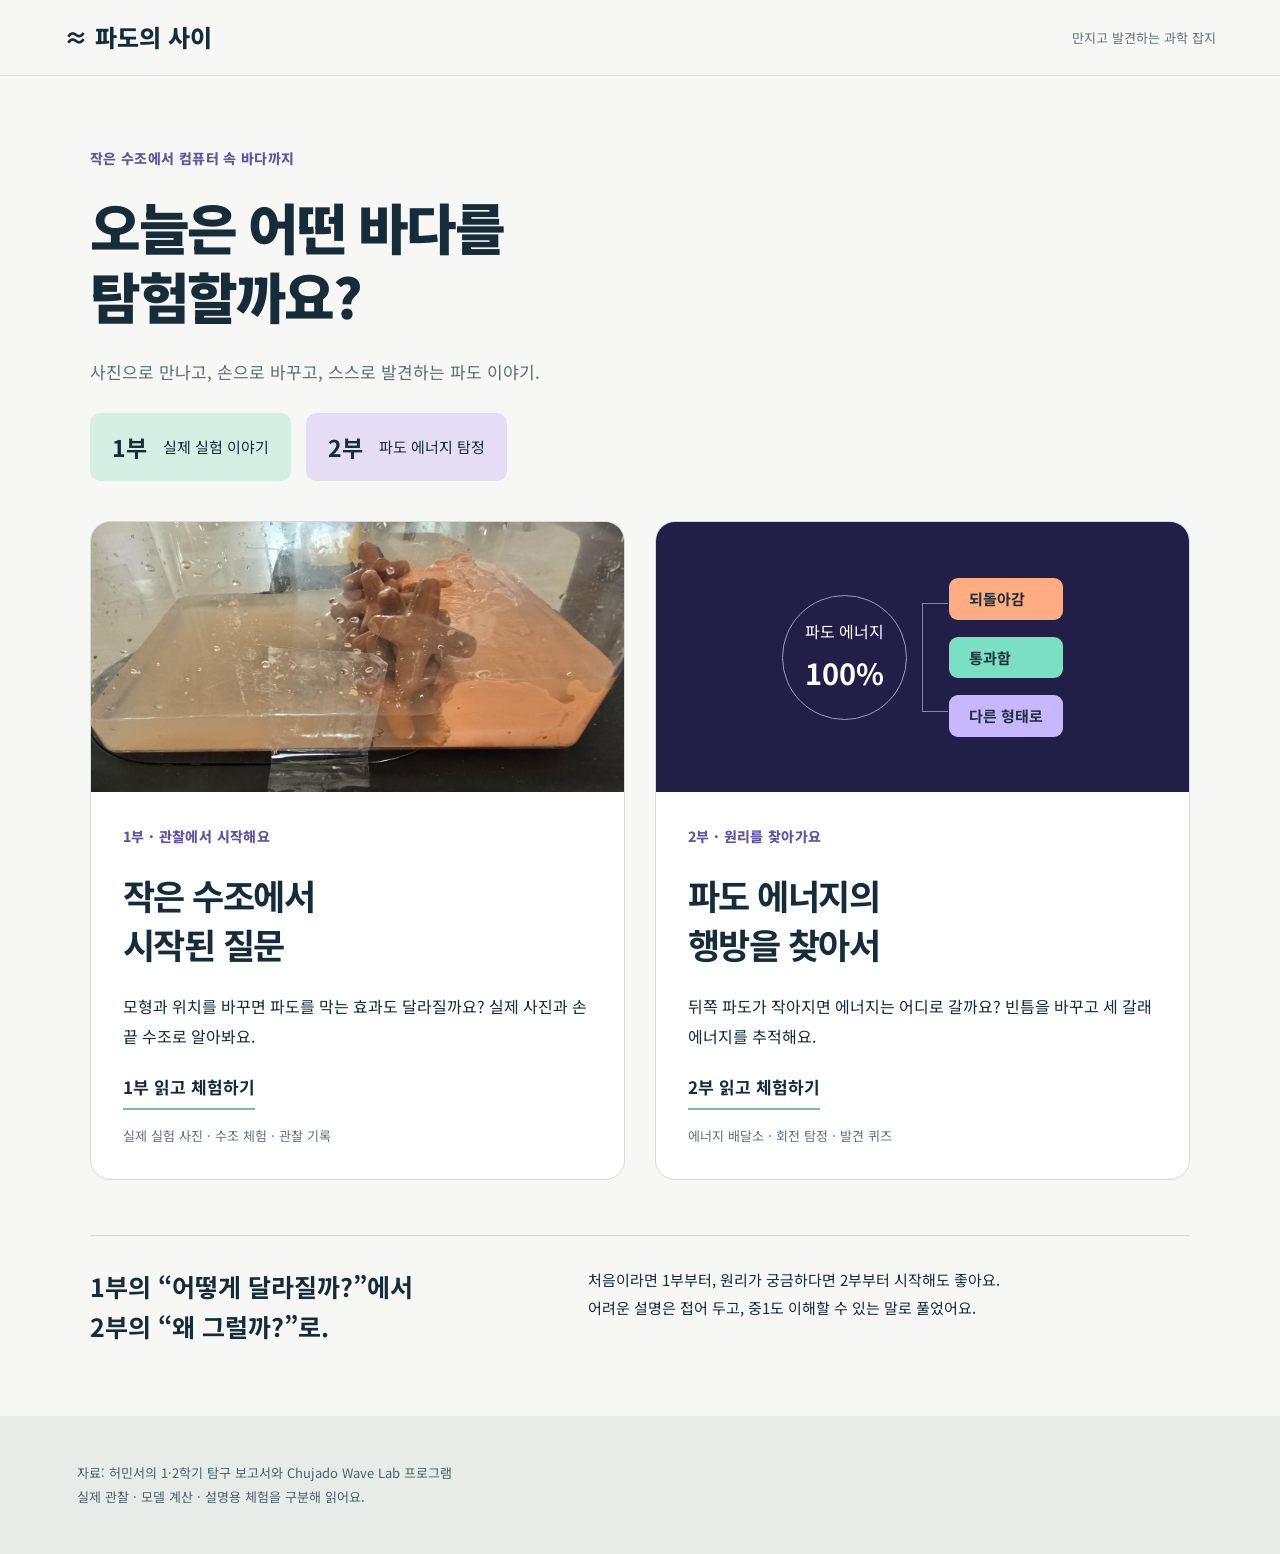
<file: index.html>
<!doctype html><html lang="ko"><head><meta charset="utf-8"><meta name="viewport" content="width=device-width,initial-scale=1"><title>파도의 사이 · 1부와 2부</title><link rel="stylesheet" href="part2.css"></head><body class="hub"><header><a class="brand" href="index.html">≈ 파도의 사이</a><span class="small">만지고 발견하는 과학 잡지</span></header><main class="hub-main"><span class="eyebrow">작은 수조에서 컴퓨터 속 바다까지</span><h1>오늘은 어떤 바다를<br>탐험할까요?</h1><p class="hub-lead">사진으로 만나고, 손으로 바꾸고, 스스로 발견하는 파도 이야기.</p><div class="quick-issues"><a href="part1.html"><b>1부</b><span>실제 실험 이야기</span></a><a href="part2.html"><b>2부</b><span>파도 에너지 탐정</span></a></div><div class="issue-grid"><a class="issue" href="part1.html"><div class="issue-image"><img src="photos/0006.jpg" alt="보고서에 담긴 실제 수조 탐구 사진"></div><div class="issue-body"><span class="eyebrow">1부 · 관찰에서 시작해요</span><h2>작은 수조에서<br>시작된 질문</h2><p>모형과 위치를 바꾸면 파도를 막는 효과도 달라질까요? 실제 사진과 손끝 수조로 알아봐요.</p><b>1부 읽고 체험하기</b><span class="small">실제 실험 사진 · 수조 체험 · 관찰 기록</span></div></a><a class="issue second" href="part2.html"><div class="issue-illustration" aria-label="에너지가 반사, 투과, 소산으로 나뉘는 설명 그림"><span class="energy-source">파도 에너지<br><strong>100%</strong></span><div><span class="r">되돌아감</span><span class="t">통과함</span><span class="d">다른 형태로</span></div></div><div class="issue-body"><span class="eyebrow">2부 · 원리를 찾아가요</span><h2>파도 에너지의<br>행방을 찾아서</h2><p>뒤쪽 파도가 작아지면 에너지는 어디로 갈까요? 빈틈을 바꾸고 세 갈래 에너지를 추적해요.</p><b>2부 읽고 체험하기</b><span class="small">에너지 배달소 · 회전 탐정 · 발견 퀴즈</span></div></a></div><div class="hub-bridge"><b>1부의 “어떻게 달라질까?”에서<br>2부의 “왜 그럴까?”로.</b><p>처음이라면 1부부터, 원리가 궁금하다면 2부부터 시작해도 좋아요.<br>어려운 설명은 접어 두고, 중1도 이해할 수 있는 말로 풀었어요.</p></div></main><footer>자료: 허민서의 1·2학기 탐구 보고서와 Chujado Wave Lab 프로그램<br>실제 관찰 · 모델 계산 · 설명용 체험을 구분해 읽어요.</footer><script>const old=['cover','story','shapes','journey','lab','results','science','conclusion','check','next'];if(old.includes(location.hash.slice(1)))location.replace('part1.html'+location.hash);</script></body></html>
</file>
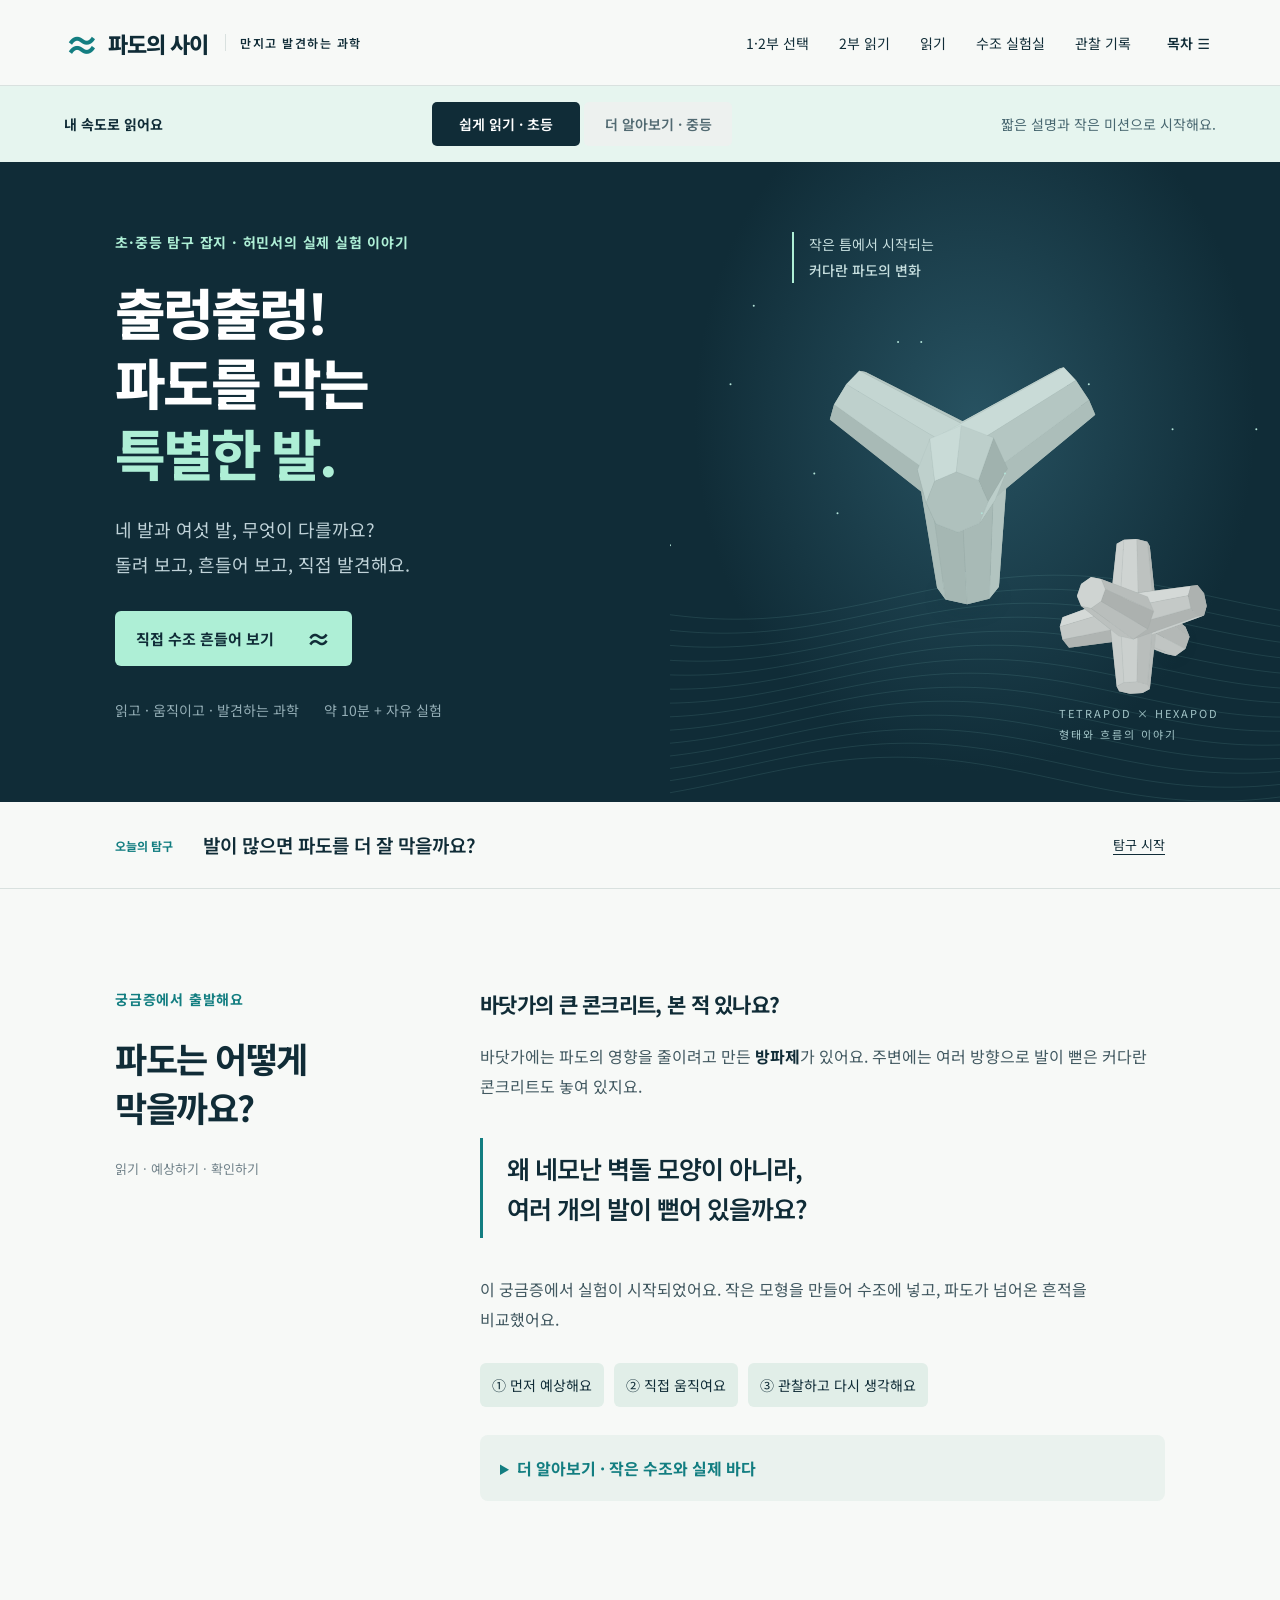
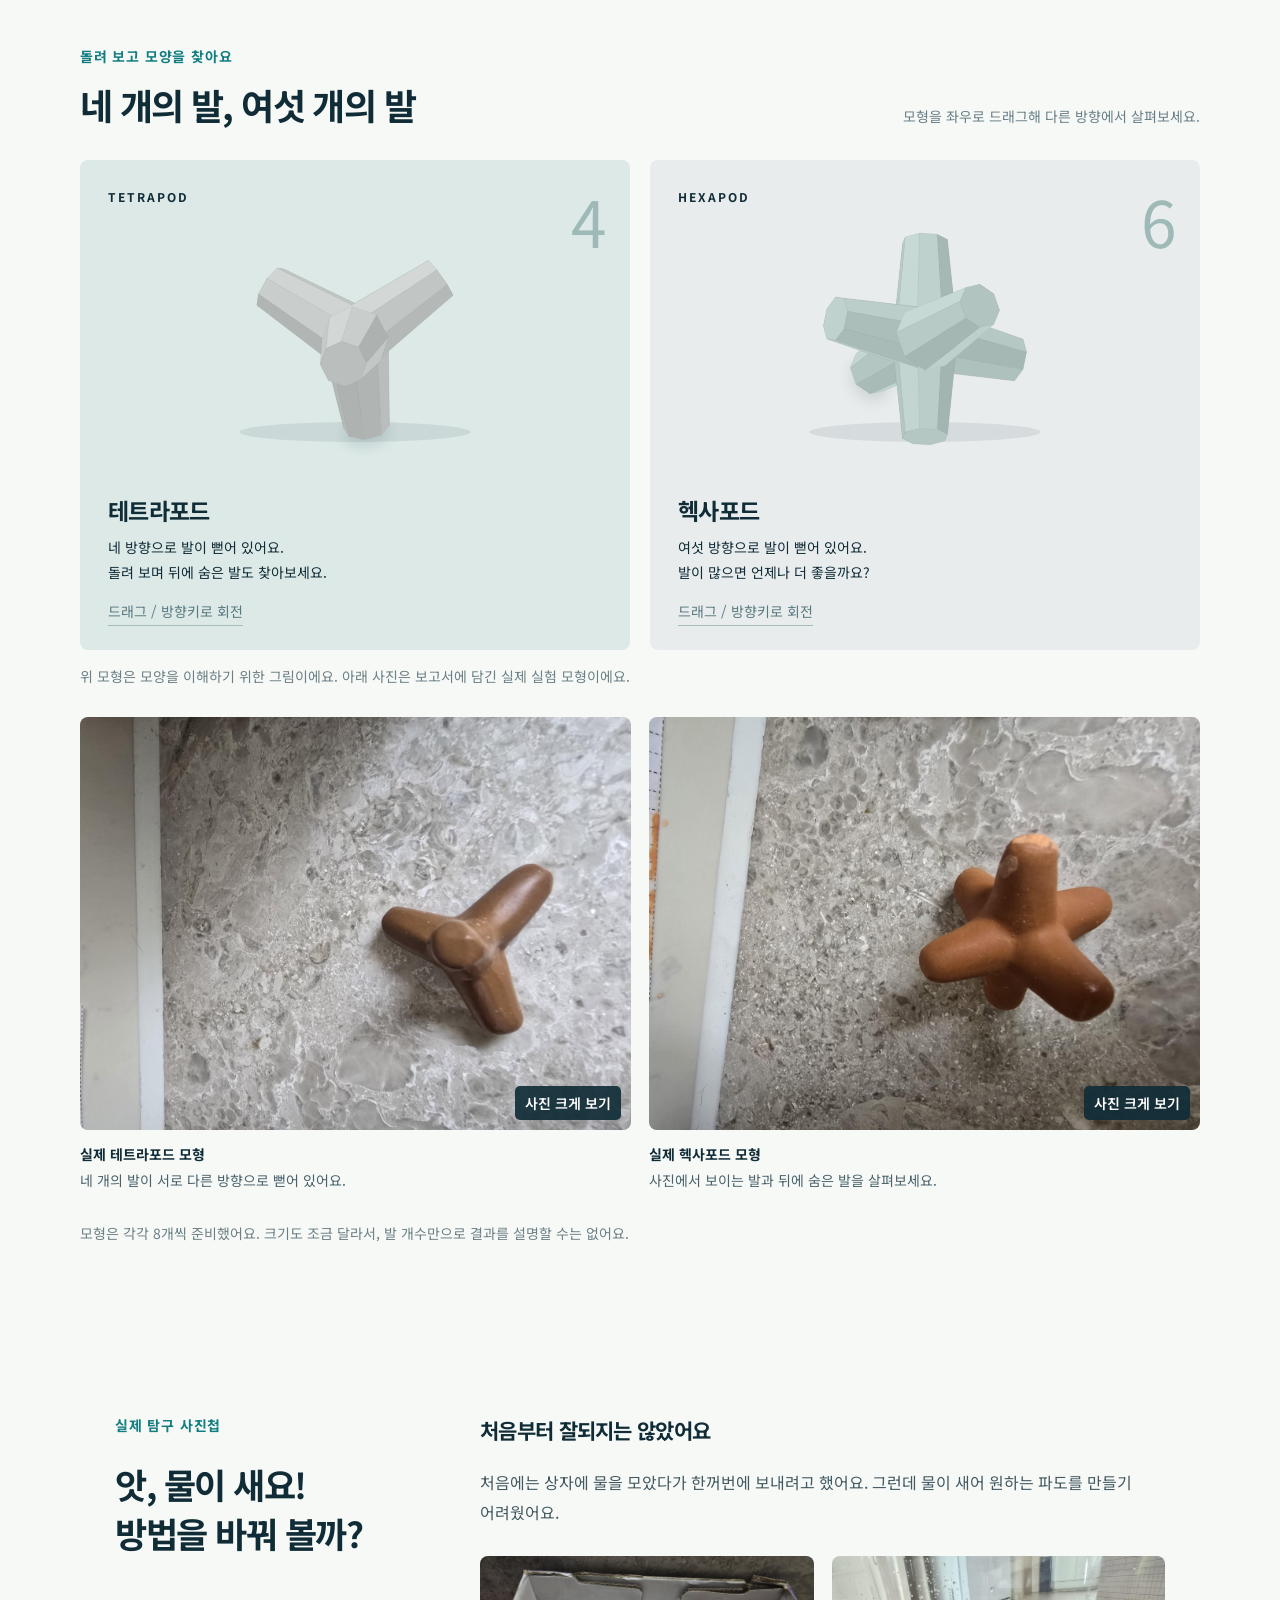
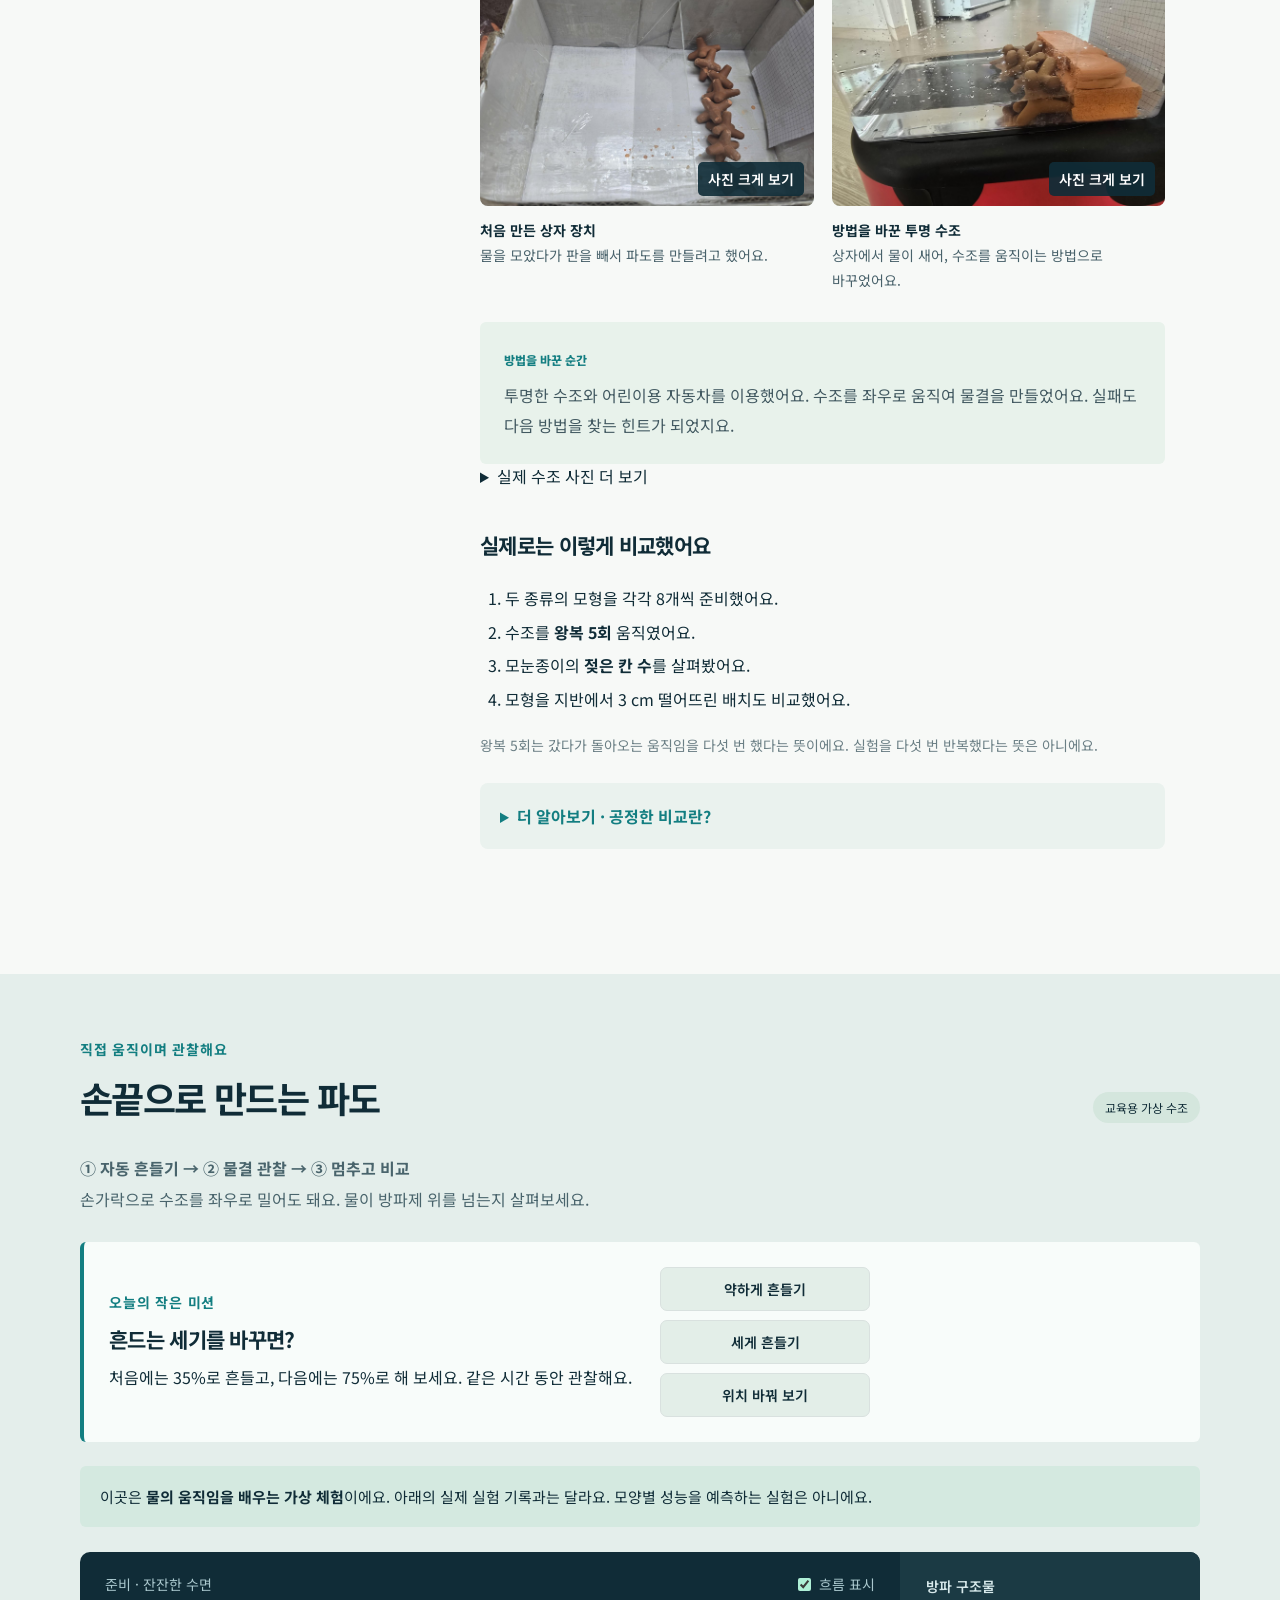
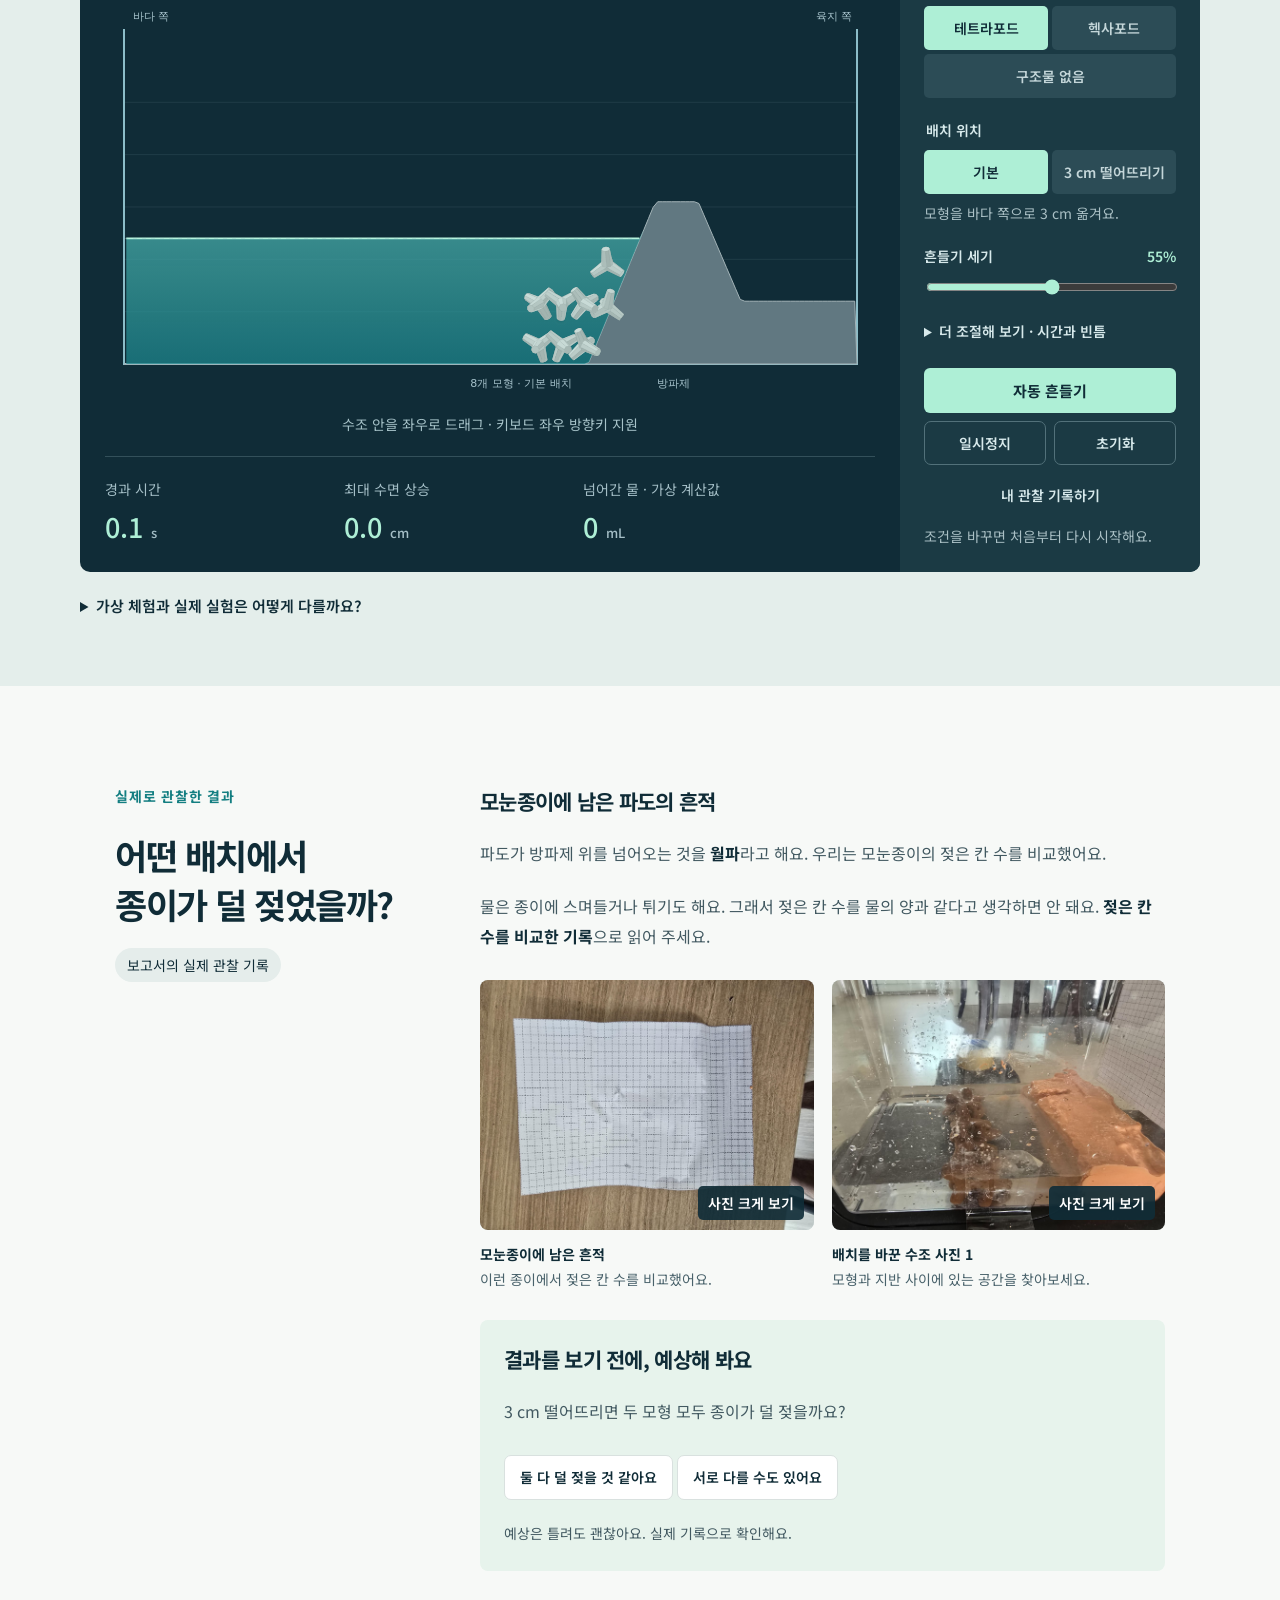
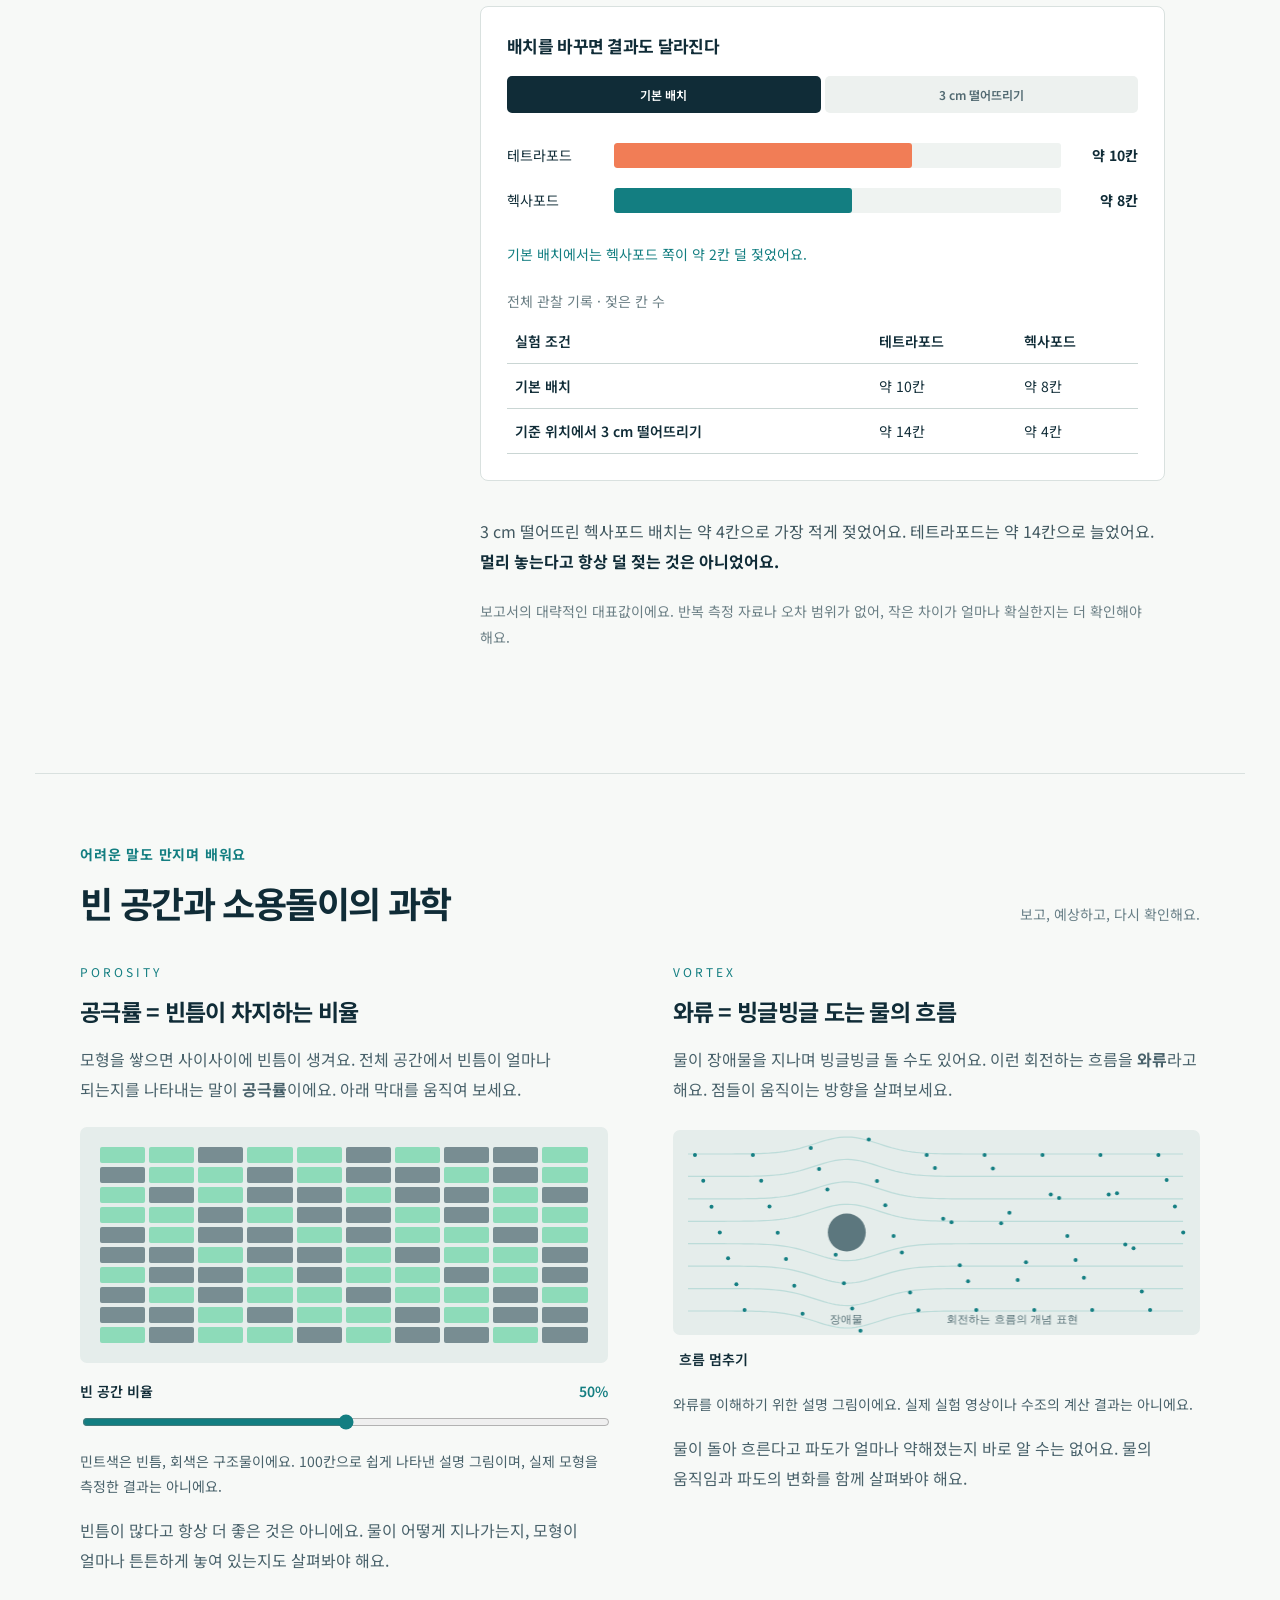
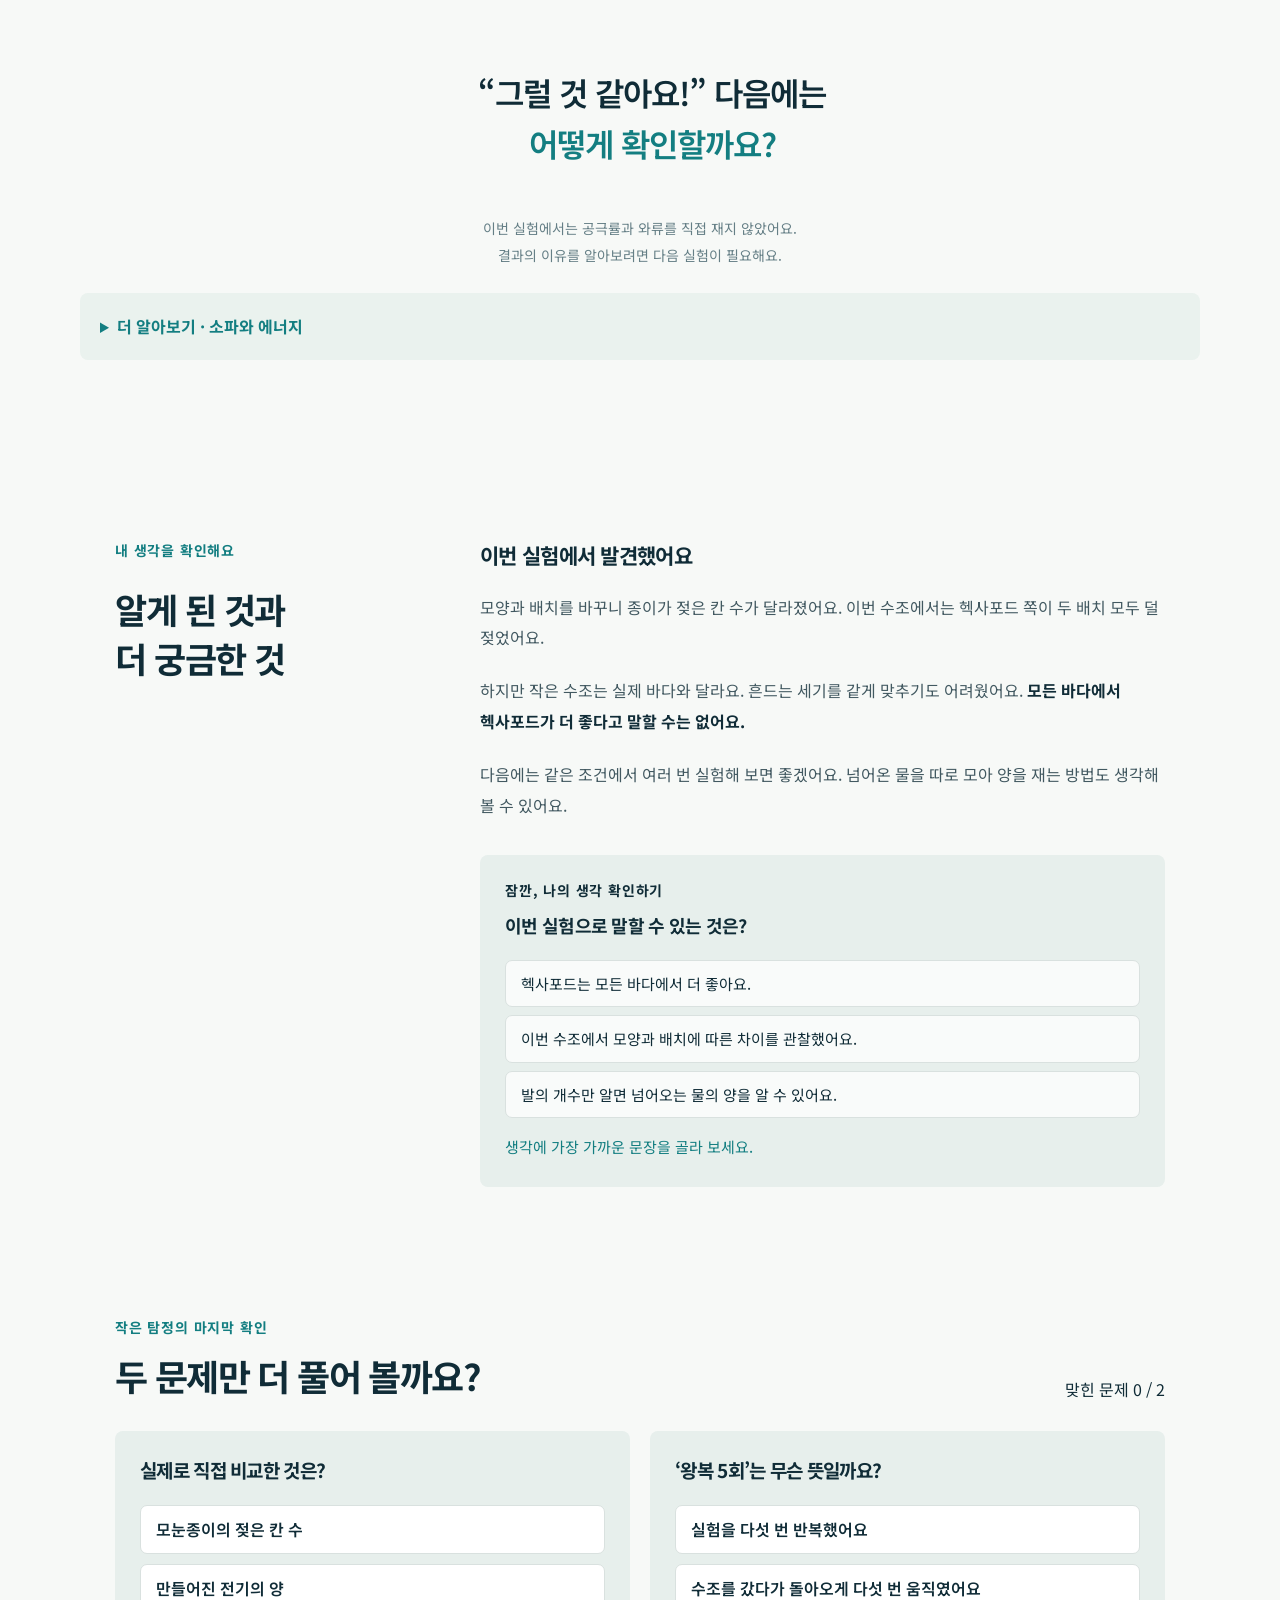
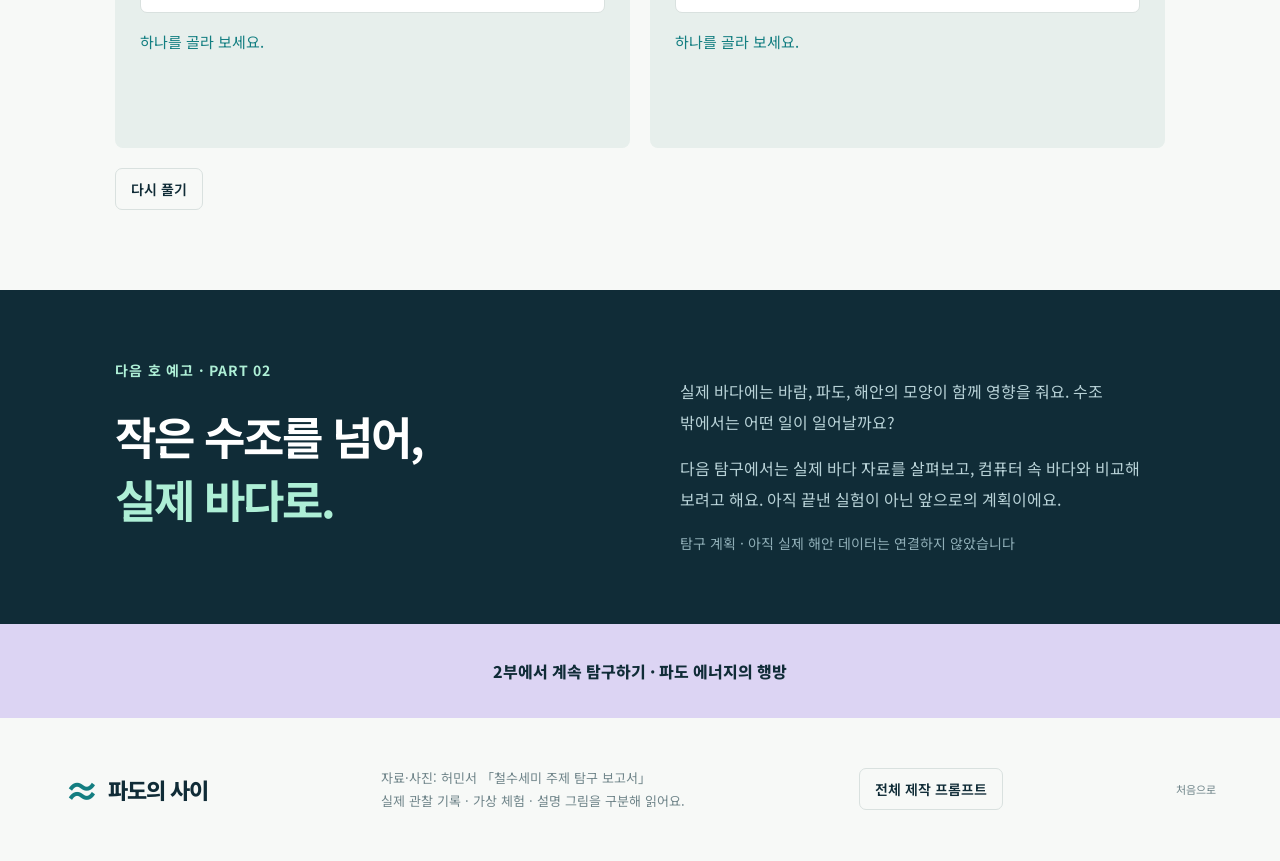
<file: part1.html>
<!DOCTYPE html><html lang="ko"><head><meta charset="UTF-8"><meta name="viewport" content="width=device-width,initial-scale=1"><meta name="theme-color" content="#102c37"><title>파도의 사이 · 만지고 발견하는 어린이 과학 잡지</title><meta name="description" content="수조를 흔들고, 구조물을 돌려 보고, 실험 결과를 비교하는 인터랙티브 과학 잡지"><link rel="stylesheet" href="style.css"></head><body>
<div id="progress"></div><header><a class="brand" href="#cover"><span class="brand-icon">≈</span> 파도의 사이 <small>만지고 발견하는 과학</small></a><nav><a href="index.html">1·2부 선택</a><a href="part2.html">2부 읽기</a><a href="#story">읽기</a><a href="#lab">수조 실험실</a><a href="#results">관찰 기록</a><button id="tocOpen" class="text-btn">목차 ☰</button></nav></header>
<main><div class="reader-bar" aria-label="설명 수준 선택"><span>내 속도로 읽어요</span><div class="segmented" id="levelGroup"><button class="selected" data-level="easy" aria-pressed="true">쉽게 읽기 · 초등</button><button data-level="deep" aria-pressed="false">더 알아보기 · 중등</button></div><span id="levelHint">짧은 설명과 작은 미션으로 시작해요.</span></div><section class="hero" id="cover"><div class="hero-copy"><div class="eyebrow">초·중등 탐구 잡지 · 허민서의 실제 실험 이야기</div><h1>출렁출렁!<br>파도를 막는<br><em>특별한 발.</em></h1><p class="deck">네 발과 여섯 발, 무엇이 다를까요?<br>돌려 보고, 흔들어 보고, 직접 발견해요.</p><a class="button mint" href="#lab">직접 수조 흔들어 보기 <span>≈</span></a><div class="hero-meta">읽고 · 움직이고 · 발견하는 과학 <span>약 10분 + 자유 실험</span></div></div><div class="hero-art"><canvas id="heroCanvas" aria-label="파도 사이에 놓인 테트라포드와 헥사포드의 입체 모형"></canvas><div class="art-tag">작은 틈에서 시작되는<br><strong>커다란 파도의 변화</strong></div><div class="art-caption">TETRAPOD × HEXAPOD<br>형태와 흐름의 이야기</div></div></section>
<div class="issue-strip"><span>오늘의 탐구</span><p>발이 많으면 파도를 더 잘 막을까요?</p><a href="#story">탐구 시작</a></div>
<section class="article-section" id="story"><div class="section-side"><span class="eyebrow">궁금증에서 출발해요</span><h2>파도는 어떻게<br>막을까요?</h2><span class="side-note">읽기 · 예상하기 · 확인하기</span></div><div class="prose"><h3>바닷가의 큰 콘크리트, 본 적 있나요?</h3><p>바닷가에는 파도의 영향을 줄이려고 만든 <strong>방파제</strong>가 있어요. 주변에는 여러 방향으로 발이 뻗은 커다란 콘크리트도 놓여 있지요.</p><blockquote>왜 네모난 벽돌 모양이 아니라,<br>여러 개의 발이 뻗어 있을까요?</blockquote><p>이 궁금증에서 실험이 시작되었어요. 작은 모형을 만들어 수조에 넣고, 파도가 넘어온 흔적을 비교했어요.</p><div class="learning-path"><span>① 먼저 예상해요</span><span>② 직접 움직여요</span><span>③ 관찰하고 다시 생각해요</span></div><details class="deeper"><summary>더 알아보기 · 작은 수조와 실제 바다</summary><p>모형 실험은 조건을 바꾸며 비교하는 데 도움이 돼요. 하지만 크기와 파도 조건이 실제 바다와 달라서, 수조 결과를 그대로 바다에 적용할 수는 없어요.</p></details></div></section><section class="shape-section" id="shapes"><div class="section-heading"><div><span class="eyebrow">돌려 보고 모양을 찾아요</span><h2>네 개의 발, 여섯 개의 발</h2></div><p>모형을 좌우로 드래그해 다른 방향에서 살펴보세요.</p></div><div class="shape-grid"><article class="shape-card"><div class="shape-top"><span>TETRAPOD</span><span class="number">4</span></div><canvas id="tetraCanvas" tabindex="0" role="img" aria-label="네 발 테트라포드. 드래그 또는 좌우 방향키로 회전"></canvas><div class="shape-bottom"><h3>테트라포드</h3><p>네 방향으로 발이 뻗어 있어요.<br>돌려 보며 뒤에 숨은 발도 찾아보세요.</p><span class="interaction-tip">드래그 / 방향키로 회전</span></div></article><article class="shape-card light"><div class="shape-top"><span>HEXAPOD</span><span class="number">6</span></div><canvas id="hexaCanvas" tabindex="0" role="img" aria-label="여섯 발 헥사포드. 드래그 또는 좌우 방향키로 회전"></canvas><div class="shape-bottom"><h3>헥사포드</h3><p>여섯 방향으로 발이 뻗어 있어요.<br>발이 많으면 언제나 더 좋을까요?</p><span class="interaction-tip">드래그 / 방향키로 회전</span></div></article></div><p class="caption">위 모형은 모양을 이해하기 위한 그림이에요. 아래 사진은 보고서에 담긴 실제 실험 모형이에요.</p><div class="photo-grid"><figure class="real-photo"><button class="photo-open" data-photo="photos/0001.jpg" data-caption="실제 테트라포드 모형 · 네 개의 발이 서로 다른 방향으로 뻗어 있어요." aria-label="실제 테트라포드 모형 크게 보기"><img src="photos/0001.jpg" alt="실제 테트라포드 모형" loading="lazy" width="1400" height="1050"><span>사진 크게 보기</span></button><figcaption><strong>실제 테트라포드 모형</strong><br>네 개의 발이 서로 다른 방향으로 뻗어 있어요.</figcaption></figure><figure class="real-photo"><button class="photo-open" data-photo="photos/0002.jpg" data-caption="실제 헥사포드 모형 · 사진에서 보이는 발과 뒤에 숨은 발을 살펴보세요." aria-label="실제 헥사포드 모형 크게 보기"><img src="photos/0002.jpg" alt="실제 헥사포드 모형" loading="lazy" width="1400" height="1050"><span>사진 크게 보기</span></button><figcaption><strong>실제 헥사포드 모형</strong><br>사진에서 보이는 발과 뒤에 숨은 발을 살펴보세요.</figcaption></figure></div><p class="caption">모형은 각각 8개씩 준비했어요. 크기도 조금 달라서, 발 개수만으로 결과를 설명할 수는 없어요.</p></section>
<section class="article-section" id="journey"><div class="section-side"><span class="eyebrow">실제 탐구 사진첩</span><h2>앗, 물이 새요!<br>방법을 바꿔 볼까?</h2></div><div class="prose"><h3>처음부터 잘되지는 않았어요</h3><p>처음에는 상자에 물을 모았다가 한꺼번에 보내려고 했어요. 그런데 물이 새어 원하는 파도를 만들기 어려웠어요.</p><div class="photo-grid"><figure class="real-photo"><button class="photo-open" data-photo="photos/0003.jpg" data-caption="처음 만든 상자 장치 · 물을 모았다가 판을 빼서 파도를 만들려고 했어요." aria-label="처음 만든 상자 장치 크게 보기"><img src="photos/0003.jpg" alt="처음 만든 상자 장치" loading="lazy" width="1400" height="1050"><span>사진 크게 보기</span></button><figcaption><strong>처음 만든 상자 장치</strong><br>물을 모았다가 판을 빼서 파도를 만들려고 했어요.</figcaption></figure><figure class="real-photo"><button class="photo-open" data-photo="photos/0005.jpg" data-caption="방법을 바꾼 투명 수조 · 상자에서 물이 새어, 수조를 움직이는 방법으로 바꾸었어요." aria-label="방법을 바꾼 투명 수조 크게 보기"><img src="photos/0005.jpg" alt="방법을 바꾼 투명 수조" loading="lazy" width="1400" height="1050"><span>사진 크게 보기</span></button><figcaption><strong>방법을 바꾼 투명 수조</strong><br>상자에서 물이 새어, 수조를 움직이는 방법으로 바꾸었어요.</figcaption></figure></div><div class="callout"><span>방법을 바꾼 순간</span><p>투명한 수조와 어린이용 자동차를 이용했어요. 수조를 좌우로 움직여 물결을 만들었어요. 실패도 다음 방법을 찾는 힌트가 되었지요.</p></div><details class="extra-photos"><summary>실제 수조 사진 더 보기</summary><div class="photo-grid"><figure class="real-photo"><button class="photo-open" data-photo="photos/0006.jpg" data-caption="수조 속 모형과 지반 · 모형 앞뒤로 물이 움직일 공간을 살펴보세요." aria-label="수조 속 모형과 지반 크게 보기"><img src="photos/0006.jpg" alt="수조 속 모형과 지반" loading="lazy" width="1400" height="1050"><span>사진 크게 보기</span></button><figcaption><strong>수조 속 모형과 지반</strong><br>모형 앞뒤로 물이 움직일 공간을 살펴보세요.</figcaption></figure><figure class="real-photo"><button class="photo-open" data-photo="photos/000A.jpg" data-caption="배치를 바꾼 수조 사진 2 · 모형의 모양과 놓인 위치를 함께 살펴보세요." aria-label="배치를 바꾼 수조 사진 2 크게 보기"><img src="photos/000A.jpg" alt="배치를 바꾼 수조 사진 2" loading="lazy" width="1400" height="1050"><span>사진 크게 보기</span></button><figcaption><strong>배치를 바꾼 수조 사진 2</strong><br>모형의 모양과 놓인 위치를 함께 살펴보세요.</figcaption></figure></div></details><h3>실제로는 이렇게 비교했어요</h3><ol class="step-list"><li>두 종류의 모형을 각각 8개씩 준비했어요.</li><li>수조를 <strong>왕복 5회</strong> 움직였어요.</li><li>모눈종이의 <strong>젖은 칸 수</strong>를 살펴봤어요.</li><li>모형을 지반에서 3 cm 떨어뜨린 배치도 비교했어요.</li></ol><p class="caption">왕복 5회는 갔다가 돌아오는 움직임을 다섯 번 했다는 뜻이에요. 실험을 다섯 번 반복했다는 뜻은 아니에요.</p><details class="deeper"><summary>더 알아보기 · 공정한 비교란?</summary><p>비교할 것 외의 조건을 되도록 같게 맞추는 것을 ‘변인 통제’라고 해요. 이번 탐구에서는 흔드는 세기 등을 완전히 같게 맞추기 어려웠어요. 다음에는 물 높이, 움직이는 속도와 거리도 일정하게 맞춰 보면 좋아요.</p></details></div></section><section class="lab-section" id="lab"><div class="section-heading"><div><span class="eyebrow">직접 움직이며 관찰해요</span><h2>손끝으로 만드는 파도</h2></div><span class="pill">교육용 가상 수조</span></div><p class="lab-intro"><strong>① 자동 흔들기 → ② 물결 관찰 → ③ 멈추고 비교</strong><br>손가락으로 수조를 좌우로 밀어도 돼요. 물이 방파제 위를 넘는지 살펴보세요.</p><div class="mission-box"><div><span class="eyebrow">오늘의 작은 미션</span><h3 id="missionTitle">흔드는 세기를 바꾸면?</h3><p id="missionText">처음에는 35%로 흔들고, 다음에는 75%로 해 보세요. 같은 시간 동안 관찰해요.</p></div><div class="mission-buttons"><button data-mission="gentle">약하게 흔들기</button><button data-mission="strong">세게 흔들기</button><button data-mission="gap">위치 바꿔 보기</button></div></div><div class="notice">이곳은 <strong>물의 움직임을 배우는 가상 체험</strong>이에요. 아래의 실제 실험 기록과는 달라요. 모양별 성능을 예측하는 실험은 아니에요.</div><div class="lab-shell"><div class="lab-view"><div class="view-toolbar"><span id="simStatus">준비 · 잔잔한 수면</span><label><input type="checkbox" id="traces" checked> 흐름 표시</label></div><canvas id="tank" tabindex="0" aria-label="가상 수조. 좌우 드래그 또는 방향키로 흔들 수 있습니다"></canvas><div class="tank-instruction">수조 안을 좌우로 드래그 · 키보드 좌우 방향키 지원</div><div class="meters"><div><span>경과 시간</span><strong id="timeVal">0.0 <small>s</small></strong></div><div><span>최대 수면 상승</span><strong id="heightVal">0.0 <small>cm</small></strong></div><div><span>넘어간 물 · 가상 계산값</span><strong id="volumeVal">0 <small>mL</small></strong></div></div></div><aside class="lab-controls"><fieldset><legend>방파 구조물</legend><div class="segmented" id="typeGroup"><button data-type="tetra" class="selected" aria-pressed="true">테트라포드</button><button data-type="hexa" aria-pressed="false">헥사포드</button><button data-type="none" aria-pressed="false">구조물 없음</button></div></fieldset><fieldset><legend>배치 위치</legend><div class="segmented" id="positionGroup"><button data-gap="0" class="selected" aria-pressed="true">기본</button><button data-gap="3" aria-pressed="false">3 cm 떨어뜨리기</button></div><p class="control-note">모형을 바다 쪽으로 3 cm 옮겨요.</p></fieldset><label class="slider-label" for="strength">흔들기 세기 <output id="strengthVal">55%</output></label><input type="range" id="strength" min="10" max="100" value="55"><details class="advanced-controls"><summary>더 조절해 보기 · 시간과 빈틈</summary><label class="slider-label" for="period">한 번 왕복하는 시간 <output id="periodVal">1.4초</output></label><input type="range" id="period" min="0.7" max="2.6" step="0.1" value="1.4"><label class="slider-label" for="porosity">모형 사이 빈틈 비율 <output id="porosityVal">50%</output></label><input type="range" id="porosity" min="30" max="75" value="50"><p class="control-note">공극률: 전체 공간 중 빈틈의 비율이에요. 이 설정은 실제 측정값이 아니에요.</p></details><button class="button mint full" id="run">자동 흔들기</button><div class="button-row"><button id="pause">일시정지</button><button id="reset">초기화</button></div><button class="text-btn full" id="record">내 관찰 기록하기</button><p class="control-note">조건을 바꾸면 처음부터 다시 시작해요.</p></aside></div><details class="model-note"><summary>가상 체험과 실제 실험은 어떻게 다를까요?</summary><p><strong>쉽게 말하면:</strong> 컴퓨터가 물의 높이와 움직임을 간단히 계산해 보여 주는 체험이에요. 실제 모형의 발 주변 흐름까지 똑같이 재현하지는 않아요. 같은 빈틈 비율이면 두 모양에 같은 저항을 주기 때문에, 모양만 바꿔서는 차이가 나지 않아요.</p><h3>중등 탐구자를 위한 계산 설명</h3><p>물의 깊이와 수평 유속을 시간에 따라 계산하는 1차원 천수 유동 모형입니다. 흔들림에 의한 관성력, 중력, 바닥 형상, 반사, 저항, 방파제 위를 지나는 물의 흐름을 단순화해 표현합니다. 물의 움직임을 계산하지만 개별 발 주변의 3차원 와류나 물보라는 해석하지 않습니다.</p><p>테트라포드와 헥사포드는 실제 형상·실측 저항 자료가 없으므로 <strong>같은 공극률에서는 동일한 저항</strong>을 적용합니다. 모양만 바꿔도 헥사포드가 더 좋도록 결과를 미리 정해 놓지 않았습니다. 위치와 공극률을 바꾸며 가설을 탐색해 보세요.</p><p>가상 치수: 수조 길이 120 cm, 폭 20 cm, 초기 수심 12 cm, 방파제 마루 높이 15.5 cm. 표시 부피는 마루를 육지 쪽으로 통과한 양을 누적한 값으로, 되돌아온 뒤 다시 넘어간 물은 재집계될 수 있습니다. 실제 수조 치수·실험값에 맞춰 보정하지 않았습니다. 아래 실제 관찰 기록의 젖은 칸 수와 직접 환산할 수 없습니다.</p></details><div id="notebook" hidden><div class="notebook-head"><h3>나의 가상 실험 노트</h3><button id="export" class="text-btn">CSV 내려받기</button></div><div class="table-scroll"><table><thead><tr><th>모형</th><th>떨어진 거리</th><th>세기 / 주기</th><th>빈틈 비율</th><th>시간</th><th>넘어간 물 · 가상값</th></tr></thead><tbody id="records"></tbody></table></div><p class="caption">이 페이지에서 직접 실행한 가상 결과입니다. 새로고침하면 기록이 사라집니다.</p></div></section>
<section class="article-section" id="results"><div class="section-side"><span class="eyebrow">실제로 관찰한 결과</span><h2>어떤 배치에서<br>종이가 덜 젖었을까?</h2><span class="pill paper">보고서의 실제 관찰 기록</span></div><div class="prose"><h3>모눈종이에 남은 파도의 흔적</h3><p>파도가 방파제 위를 넘어오는 것을 <strong>월파</strong>라고 해요. 우리는 모눈종이의 젖은 칸 수를 비교했어요.</p><p>물은 종이에 스며들거나 튀기도 해요. 그래서 젖은 칸 수를 물의 양과 같다고 생각하면 안 돼요. <strong>젖은 칸 수를 비교한 기록</strong>으로 읽어 주세요.</p><div class="photo-grid"><figure class="real-photo"><button class="photo-open" data-photo="photos/0007.jpg" data-caption="모눈종이에 남은 흔적 · 이런 종이에서 젖은 칸 수를 비교했어요." aria-label="모눈종이에 남은 흔적 크게 보기"><img src="photos/0007.jpg" alt="모눈종이에 남은 흔적" loading="lazy" width="1400" height="1050"><span>사진 크게 보기</span></button><figcaption><strong>모눈종이에 남은 흔적</strong><br>이런 종이에서 젖은 칸 수를 비교했어요.</figcaption></figure><figure class="real-photo"><button class="photo-open" data-photo="photos/0009.jpg" data-caption="배치를 바꾼 수조 사진 1 · 모형과 지반 사이에 있는 공간을 찾아보세요." aria-label="배치를 바꾼 수조 사진 1 크게 보기"><img src="photos/0009.jpg" alt="배치를 바꾼 수조 사진 1" loading="lazy" width="1400" height="1050"><span>사진 크게 보기</span></button><figcaption><strong>배치를 바꾼 수조 사진 1</strong><br>모형과 지반 사이에 있는 공간을 찾아보세요.</figcaption></figure></div><div class="prediction"><h3>결과를 보기 전에, 예상해 봐요</h3><p>3 cm 떨어뜨리면 두 모형 모두 종이가 덜 젖을까요?</p><button data-predict="both">둘 다 덜 젖을 것 같아요</button><button data-predict="different">서로 다를 수도 있어요</button><p id="predictionFeedback" aria-live="polite">예상은 틀려도 괜찮아요. 실제 기록으로 확인해요.</p></div><div class="result-chart"><div class="chart-header"><h3>배치를 바꾸면 결과도 달라진다</h3><div class="segmented" id="resultGroup"><button data-result="0" class="selected" aria-pressed="true">기본 배치</button><button data-result="1" aria-pressed="false">3 cm 떨어뜨리기</button></div></div><div class="bar-row"><span>테트라포드</span><div class="bar-track"><div id="tetraBar" class="bar tetra"></div></div><strong id="tetraValue">약 10칸</strong></div><div class="bar-row"><span>헥사포드</span><div class="bar-track"><div id="hexaBar" class="bar hexa"></div></div><strong id="hexaValue">약 8칸</strong></div><p id="chartInsight" class="chart-insight" aria-live="polite">기본 배치에서는 헥사포드 쪽이 약 2칸 덜 젖었어요.</p><table><caption>전체 관찰 기록 · 젖은 칸 수</caption><thead><tr><th>실험 조건</th><th>테트라포드</th><th>헥사포드</th></tr></thead><tbody><tr><th>기본 배치</th><td>약 10칸</td><td>약 8칸</td></tr><tr><th>기준 위치에서 3 cm 떨어뜨리기</th><td>약 14칸</td><td>약 4칸</td></tr></tbody></table></div><p>3 cm 떨어뜨린 헥사포드 배치는 약 4칸으로 가장 적게 젖었어요. 테트라포드는 약 14칸으로 늘었어요. <strong>멀리 놓는다고 항상 덜 젖는 것은 아니었어요.</strong></p><p class="caption">보고서의 대략적인 대표값이에요. 반복 측정 자료나 오차 범위가 없어, 작은 차이가 얼마나 확실한지는 더 확인해야 해요.</p></div></section>
<section class="concept-section" id="science"><div class="section-heading"><div><span class="eyebrow">어려운 말도 만지며 배워요</span><h2>빈 공간과 소용돌이의 과학</h2></div><p>보고, 예상하고, 다시 확인해요.</p></div><div class="concept-grid"><article><span class="concept-word">POROSITY</span><h3>공극률 = 빈틈이 차지하는 비율</h3><p>모형을 쌓으면 사이사이에 빈틈이 생겨요. 전체 공간에서 빈틈이 얼마나 되는지를 나타내는 말이 <strong>공극률</strong>이에요. 아래 막대를 움직여 보세요.</p><div id="poreDiagram" aria-label="공극률을 나타내는 100칸 도식"></div><label for="poreRange" class="slider-label">빈 공간 비율 <output id="poreValue">50%</output></label><input type="range" id="poreRange" min="20" max="80" value="50"><p class="caption">민트색은 빈틈, 회색은 구조물이에요. 100칸으로 쉽게 나타낸 설명 그림이며, 실제 모형을 측정한 결과는 아니에요.</p><p>빈틈이 많다고 항상 더 좋은 것은 아니에요. 물이 어떻게 지나가는지, 모형이 얼마나 튼튼하게 놓여 있는지도 살펴봐야 해요.</p></article><article><span class="concept-word">VORTEX</span><h3>와류 = 빙글빙글 도는 물의 흐름</h3><p>물이 장애물을 지나며 빙글빙글 돌 수도 있어요. 이런 회전하는 흐름을 <strong>와류</strong>라고 해요. 점들이 움직이는 방향을 살펴보세요.</p><canvas id="vortex" aria-label="장애물 뒤에 형성되는 회전 흐름의 개념 애니메이션"></canvas><button id="vortexToggle" class="text-btn">흐름 멈추기</button><p class="caption">와류를 이해하기 위한 설명 그림이에요. 실제 실험 영상이나 수조의 계산 결과는 아니에요.</p><p>물이 돌아 흐른다고 파도가 얼마나 약해졌는지 바로 알 수는 없어요. 물의 움직임과 파도의 변화를 함께 살펴봐야 해요.</p></article></div><blockquote class="wide-quote">“그럴 것 같아요!” 다음에는<br><em>어떻게 확인할까요?</em></blockquote><p class="center-text">이번 실험에서는 공극률과 와류를 직접 재지 않았어요.<br>결과의 이유를 알아보려면 다음 실험이 필요해요.</p><details class="deeper"><summary>더 알아보기 · 소파와 에너지</summary><p>파도의 작용을 줄이는 것을 ‘소파’라고 해요. 파도의 일부는 되돌아가고, 일부는 통과해요. 또 일부 에너지는 복잡한 흐름과 마찰을 거치며 다른 형태로 바뀌어요. 방향이 바뀌는 것과 에너지가 소산되는 것은 구분해야 해요.</p></details></section>
<section class="article-section" id="conclusion"><div class="section-side"><span class="eyebrow">내 생각을 확인해요</span><h2>알게 된 것과<br>더 궁금한 것</h2></div><div class="prose"><h3>이번 실험에서 발견했어요</h3><p>모양과 배치를 바꾸니 종이가 젖은 칸 수가 달라졌어요. 이번 수조에서는 헥사포드 쪽이 두 배치 모두 덜 젖었어요.</p><p>하지만 작은 수조는 실제 바다와 달라요. 흔드는 세기를 같게 맞추기도 어려웠어요. <strong>모든 바다에서 헥사포드가 더 좋다고 말할 수는 없어요.</strong></p><p>다음에는 같은 조건에서 여러 번 실험해 보면 좋겠어요. 넘어온 물을 따로 모아 양을 재는 방법도 생각해 볼 수 있어요.</p><div class="quiz"><span class="eyebrow">잠깐, 나의 생각 확인하기</span><h3>이번 실험으로 말할 수 있는 것은?</h3><button data-answer="wrong">헥사포드는 모든 바다에서 더 좋아요.</button><button data-answer="right">이번 수조에서 모양과 배치에 따른 차이를 관찰했어요.</button><button data-answer="wrong">발의 개수만 알면 넘어오는 물의 양을 알 수 있어요.</button><p id="quizFeedback" aria-live="polite">생각에 가장 가까운 문장을 골라 보세요.</p></div></div></section>
<section class="check-section" id="check"><div class="section-heading"><div><span class="eyebrow">작은 탐정의 마지막 확인</span><h2>두 문제만 더 풀어 볼까요?</h2></div><span id="checkScore" role="status">맞힌 문제 0 / 2</span></div><div class="check-grid"><article class="mini-quiz" data-key="measured"><h3>실제로 직접 비교한 것은?</h3><button data-correct="true">모눈종이의 젖은 칸 수</button><button data-correct="false">만들어진 전기의 양</button><p class="feedback" aria-live="polite">하나를 골라 보세요.</p></article><article class="mini-quiz" data-key="five"><h3>‘왕복 5회’는 무슨 뜻일까요?</h3><button data-correct="false">실험을 다섯 번 반복했어요</button><button data-correct="true">수조를 갔다가 돌아오게 다섯 번 움직였어요</button><p class="feedback" aria-live="polite">하나를 골라 보세요.</p></article></div><button id="quizReset">다시 풀기</button></section><section class="next" id="next"><div><span class="eyebrow">다음 호 예고 · PART 02</span><h2>작은 수조를 넘어,<br><em>실제 바다로.</em></h2></div><div><p>실제 바다에는 바람, 파도, 해안의 모양이 함께 영향을 줘요. 수조 밖에서는 어떤 일이 일어날까요?</p><p>다음 탐구에서는 실제 바다 자료를 살펴보고, 컴퓨터 속 바다와 비교해 보려고 해요. 아직 끝낸 실험이 아닌 앞으로의 계획이에요.</p><span class="next-label">탐구 계획 · 아직 실제 해안 데이터는 연결하지 않았습니다</span></div></section></main>
<div style="padding:35px;text-align:center;background:#dcd4f3"><a href="part2.html" style="font-weight:800">2부에서 계속 탐구하기 · 파도 에너지의 행방</a></div><footer><a class="brand" href="#cover"><span class="brand-icon">≈</span> 파도의 사이</a><p>자료·사진: 허민서 「철수세미 주제 탐구 보고서」<br>실제 관찰 기록 · 가상 체험 · 설명 그림을 구분해 읽어요.</p><button id="promptOpen">전체 제작 프롬프트</button><a href="#cover">처음으로</a></footer>
<dialog id="toc"><div class="notebook-head"><h2>이번 호 목차</h2><button id="tocClose" aria-label="목차 닫기">닫기</button></div><a href="index.html">1·2부 선택 화면</a><a href="part2.html">2부 · 파도 에너지 탐정</a><a href="#story">파도와 육지 사이에서</a><a href="#shapes">테트라포드와 헥사포드</a><a href="#journey">사진으로 보는 실제 탐구</a><a href="#lab">직접 흔드는 수조 실험실</a><a href="#results">실제 관찰 기록</a><a href="#science">공극률과 와류</a><a href="#conclusion">배운 것과 남은 질문</a><a href="#next">다음 호 예고</a></dialog><dialog id="photoDialog"><button class="dialog-close" id="photoClose">사진 닫기</button><img id="photoLarge" alt=""><p id="photoCaption"></p></dialog><dialog id="promptDialog"><div class="notebook-head"><h2>이 잡지의 전체 제작 프롬프트</h2><button id="promptClose">닫기</button></div><p>원본 보고서와 사진을 함께 첨부하고 아래 내용을 복사해 사용하세요.</p><div class="button-row"><button id="copyPrompt">전체 복사</button><a class="button mint" href="interactive-magazine-prompt.txt" download>텍스트로 받기</a></div><textarea id="promptText" readonly aria-label="전체 제작 프롬프트"></textarea><p id="copyStatus" role="status"></p></dialog><div id="toast" role="status"></div><script src="fluid.js"></script><script src="app.js"></script><script src="learning.js"></script></body></html>
</file>
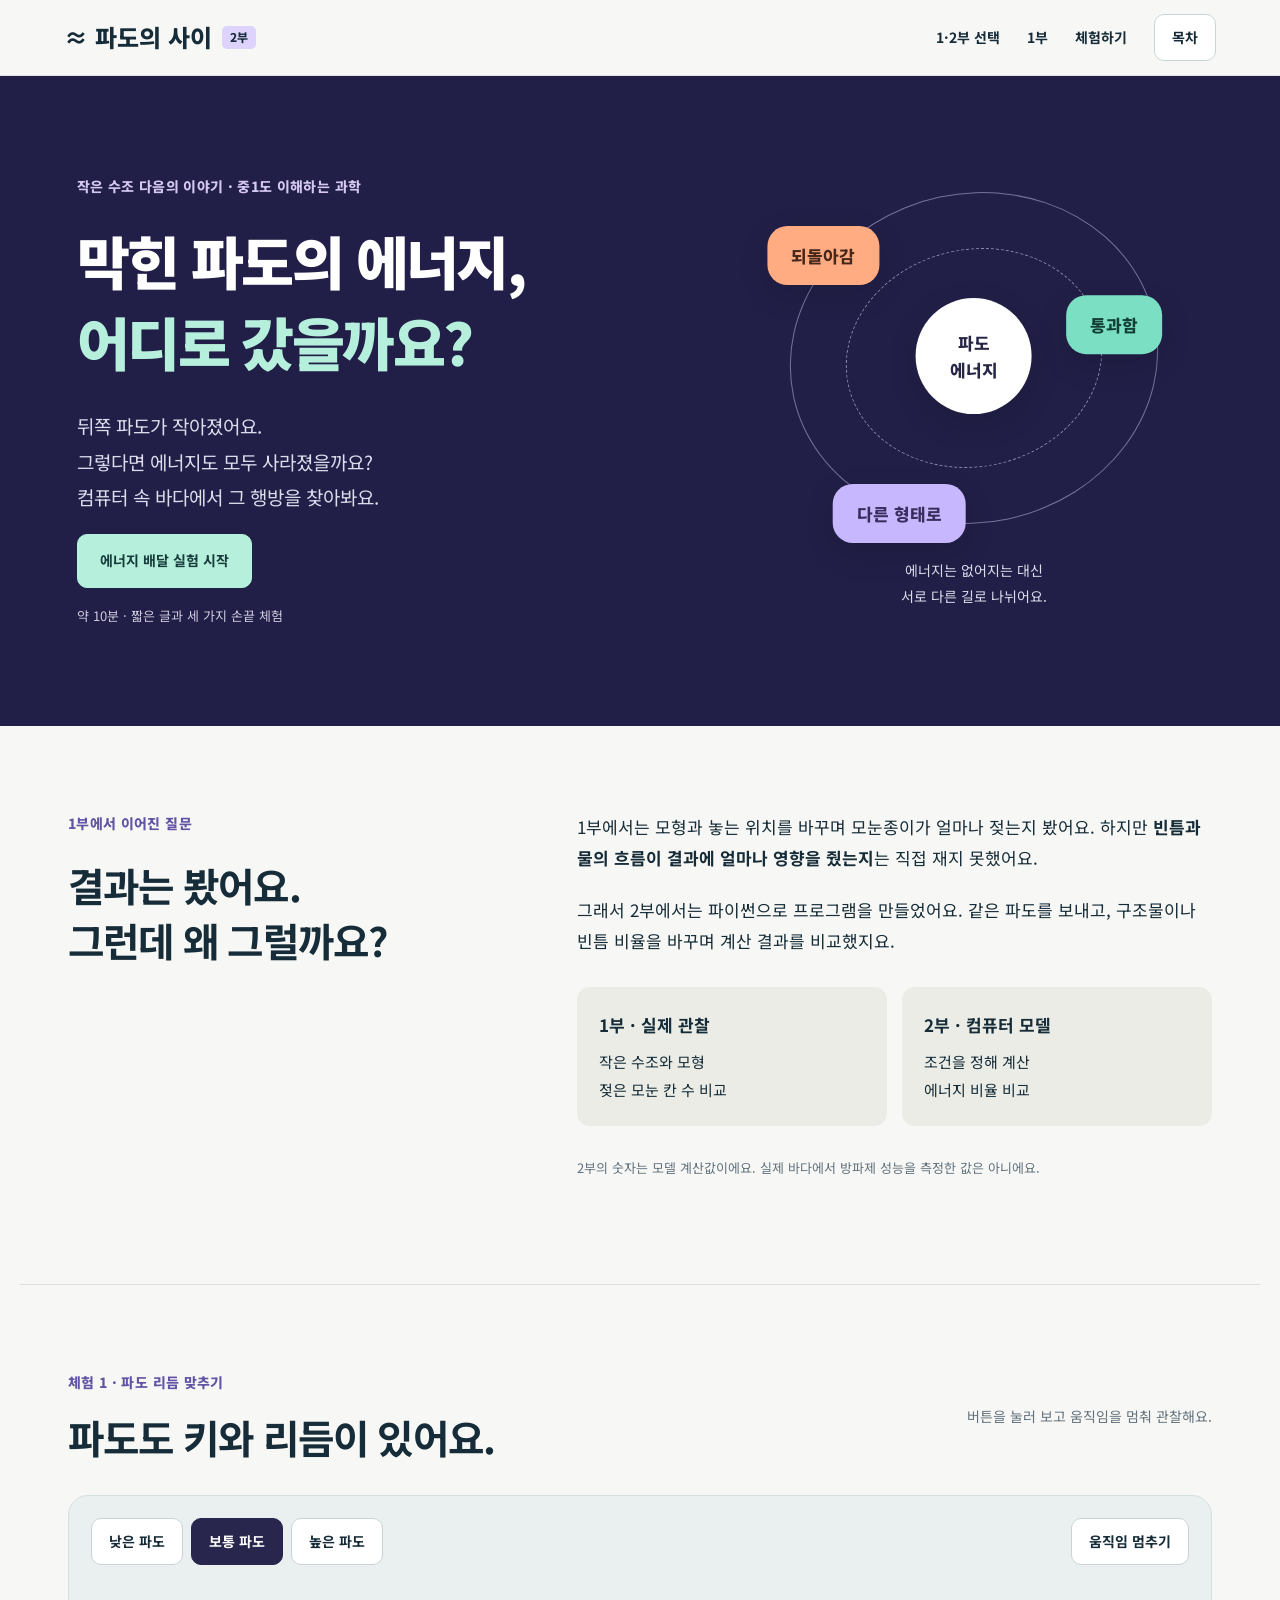
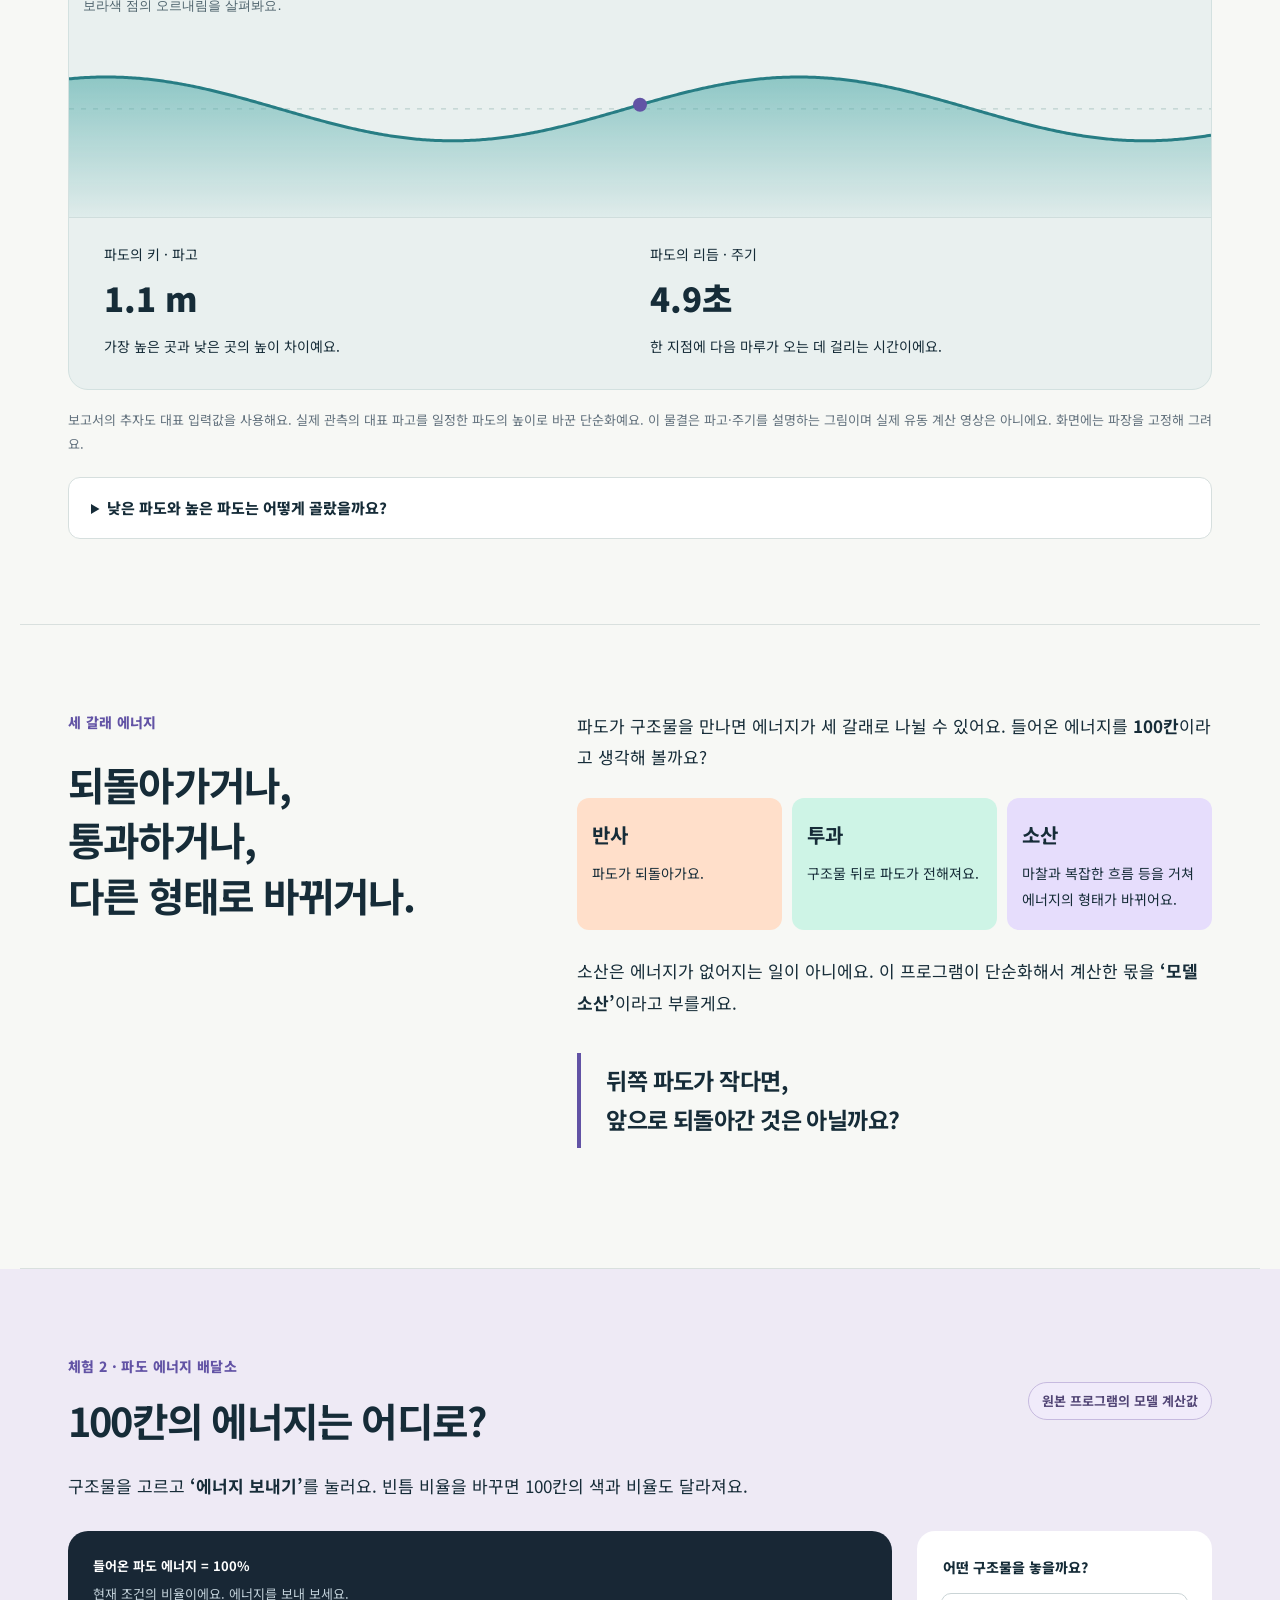
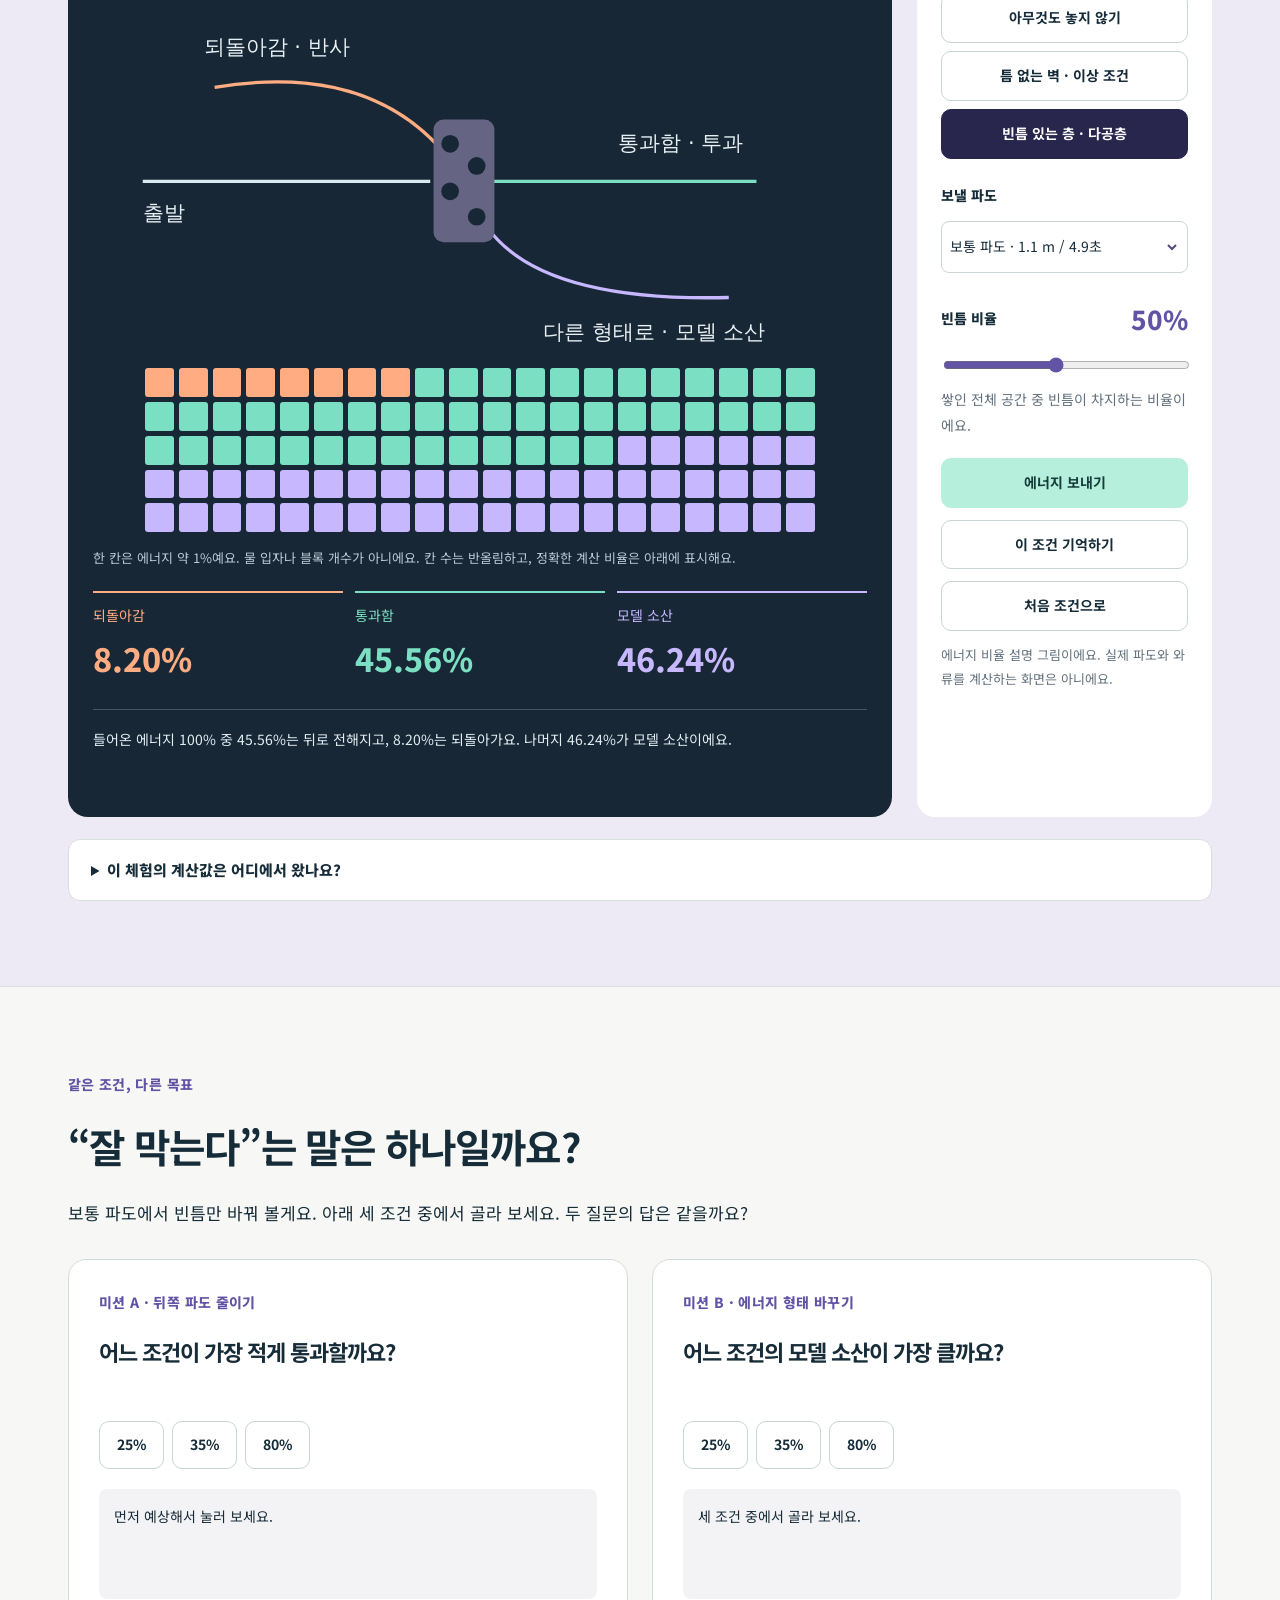
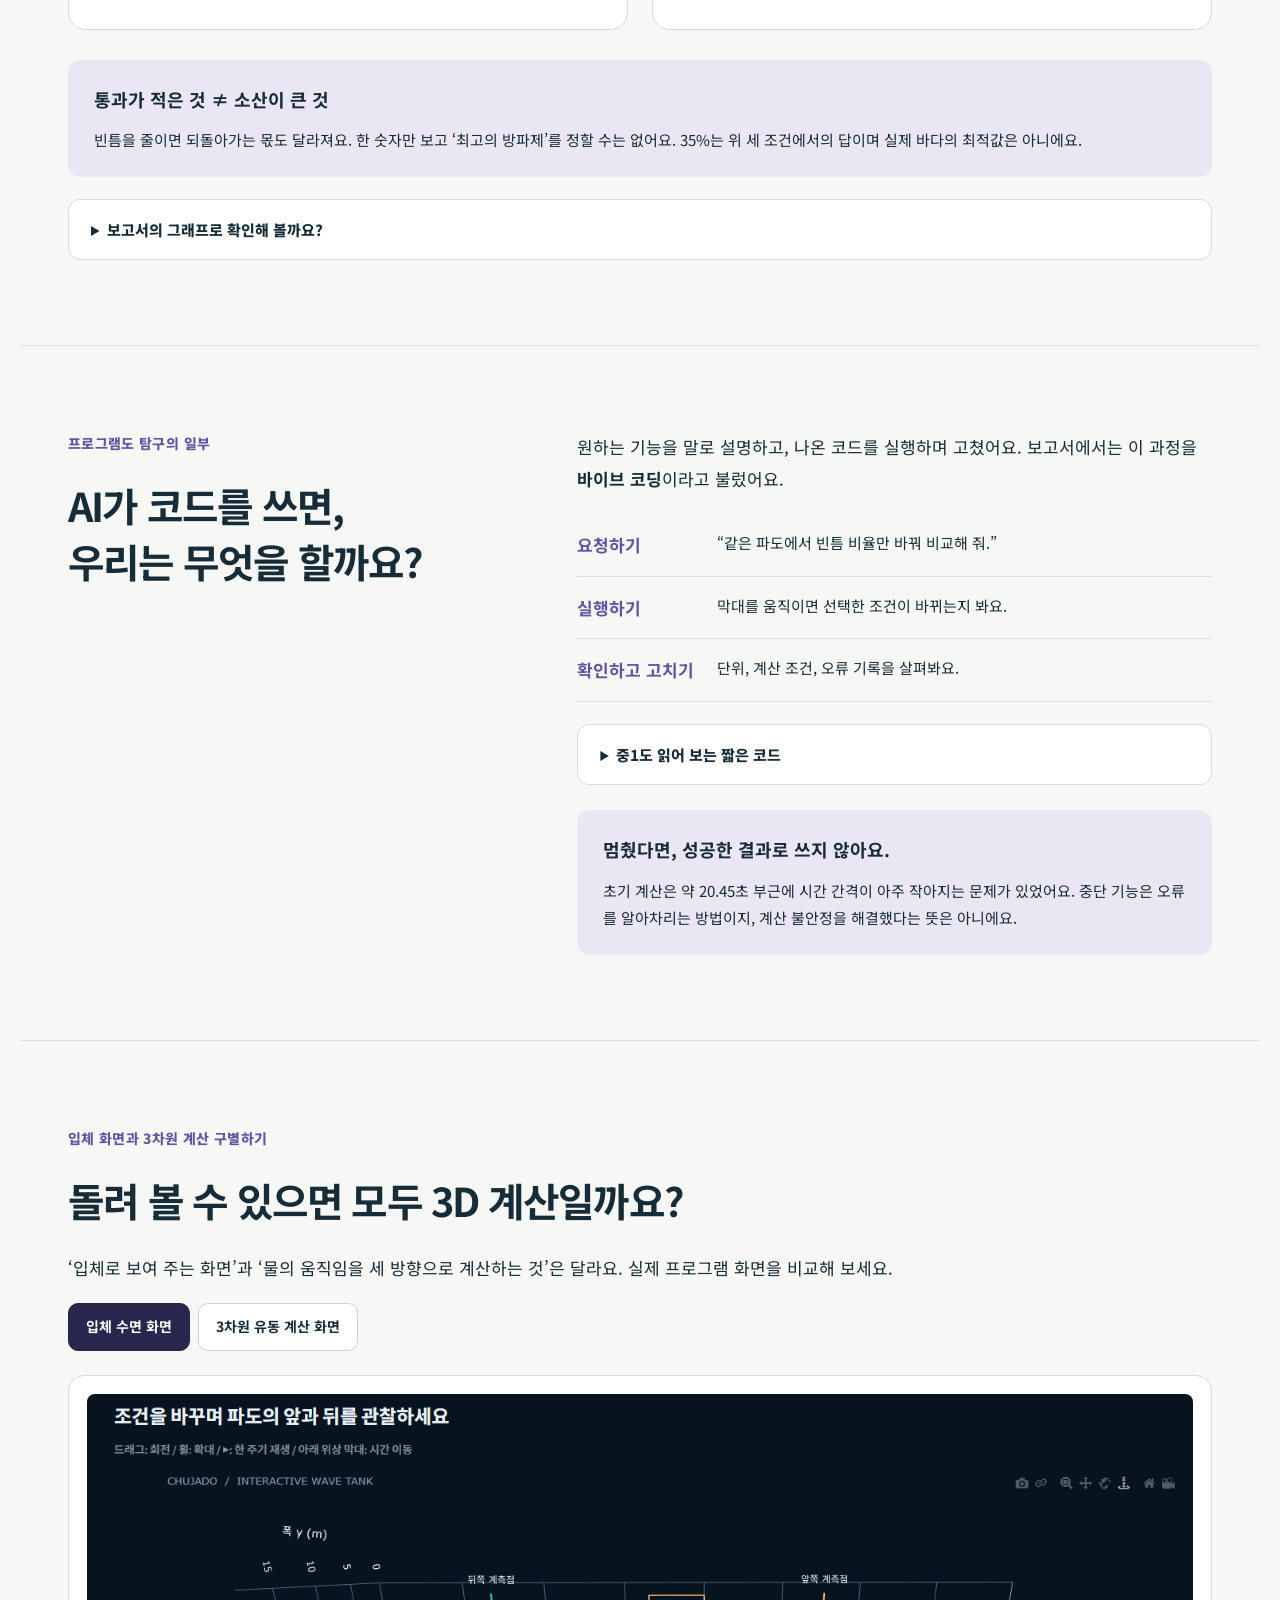
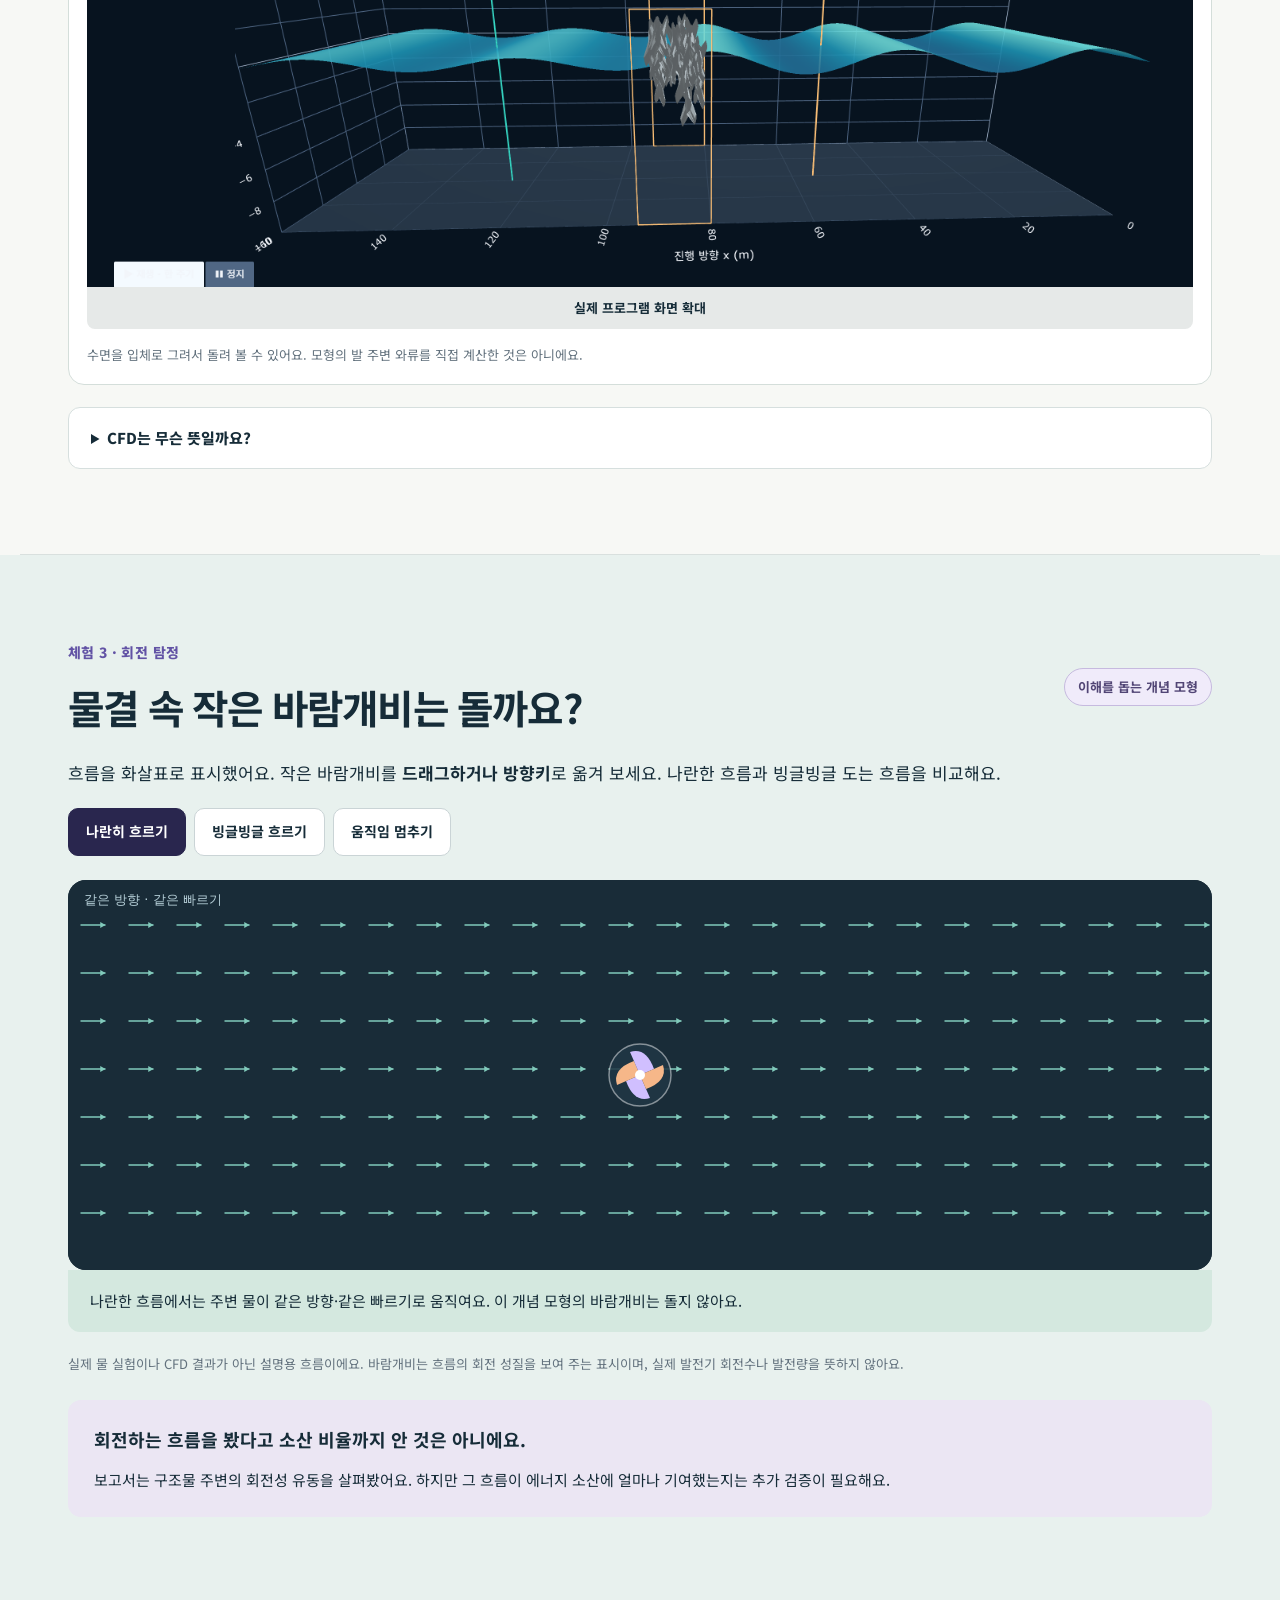
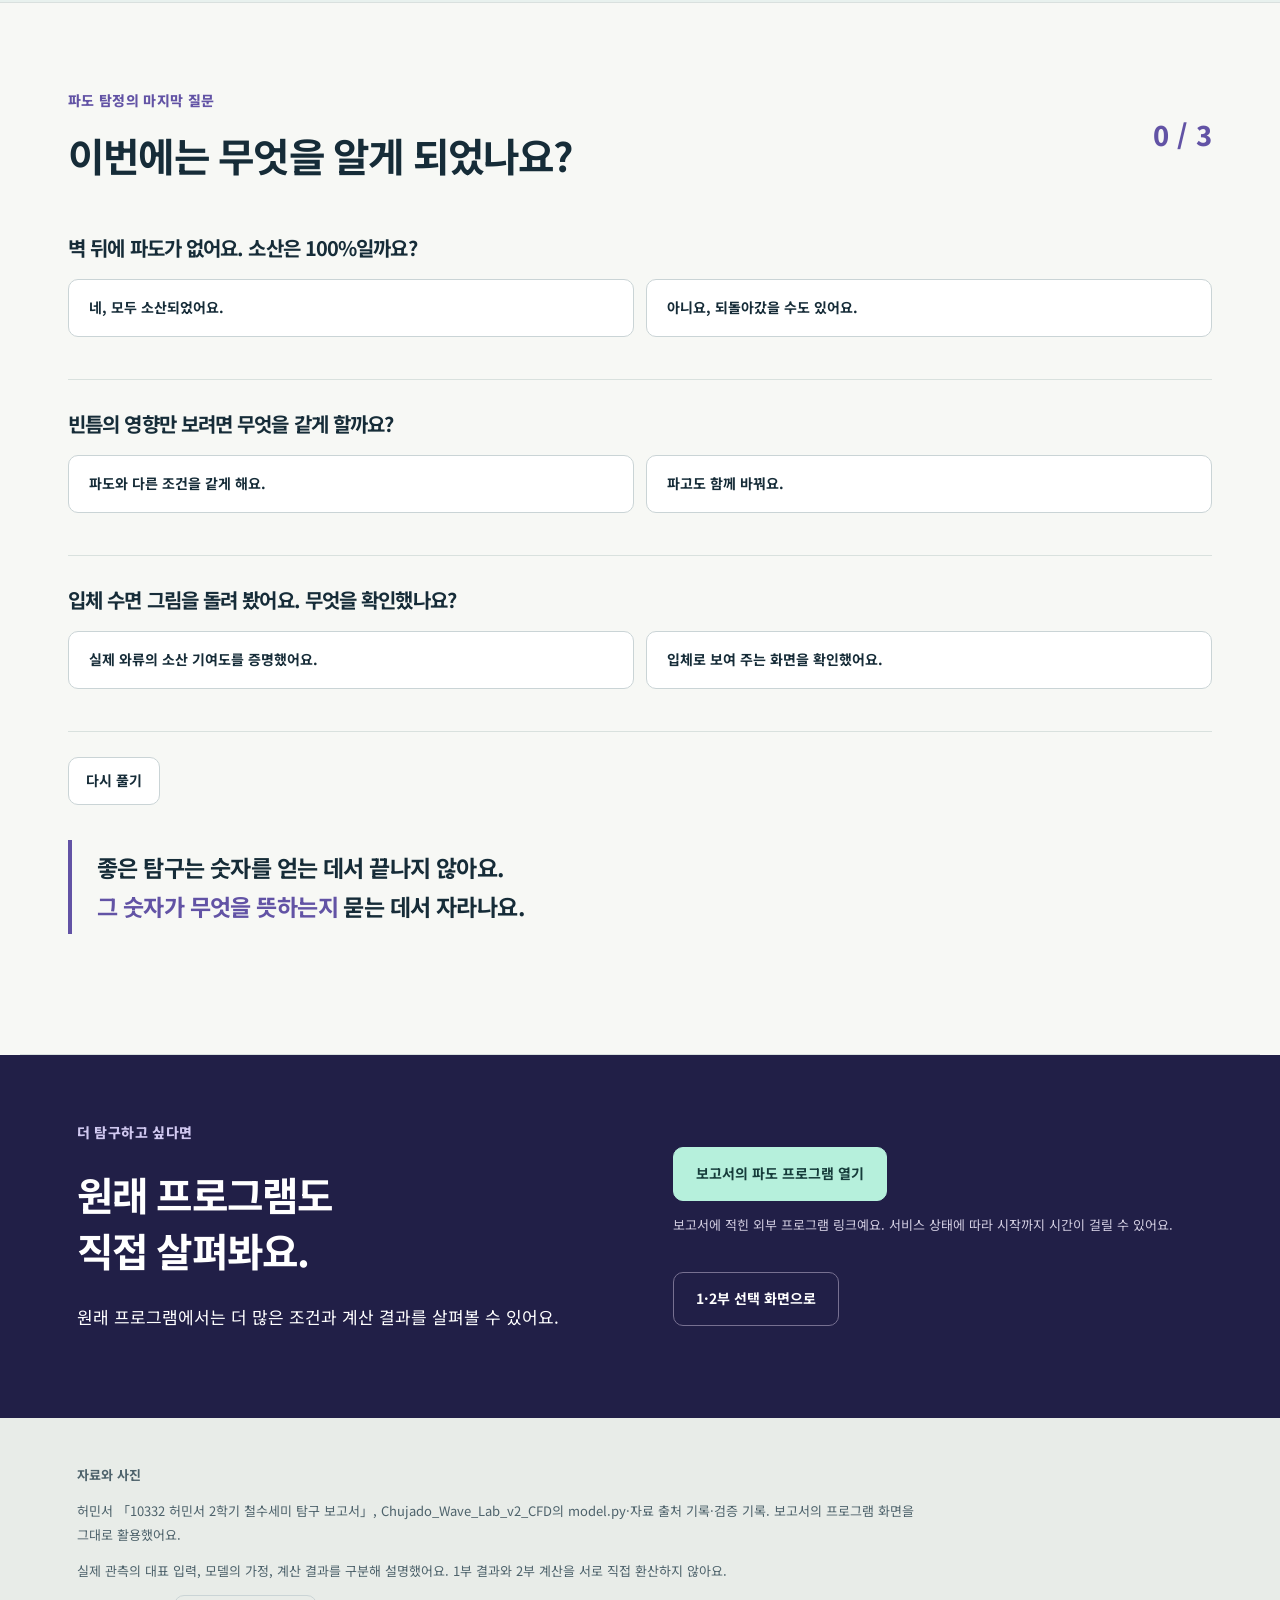
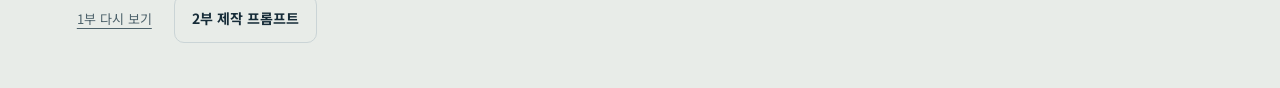
<file: part2.html>
<!doctype html><html lang="ko"><head><meta charset="utf-8"><meta name="viewport" content="width=device-width,initial-scale=1"><meta name="theme-color" content="#211f47"><title>파도의 사이 2부 · 파도 에너지 탐정</title><link rel="stylesheet" href="part2.css"></head><body><div id="readProgress"></div><header><a class="brand" href="index.html">≈ 파도의 사이 <small>2부</small></a><nav><a href="index.html">1·2부 선택</a><a href="part1.html">1부</a><a href="#energy">체험하기</a><button id="menuOpen">목차</button></nav></header><main>
<section class="cover" id="cover"><div><span class="eyebrow">작은 수조 다음의 이야기 · 중1도 이해하는 과학</span><h1>막힌 파도의 에너지,<br><em>어디로 갔을까요?</em></h1><p>뒤쪽 파도가 작아졌어요.<br>그렇다면 에너지도 모두 사라졌을까요?<br>컴퓨터 속 바다에서 그 행방을 찾아봐요.</p><a class="button primary" href="#energy">에너지 배달 실험 시작</a><span class="cover-meta">약 10분 · 짧은 글과 세 가지 손끝 체험</span></div><div class="cover-art"><div class="orbit"><span class="orbit-core">파도<br>에너지</span><span class="orbit-r">되돌아감</span><span class="orbit-t">통과함</span><span class="orbit-d">다른 형태로</span></div><p>에너지는 없어지는 대신<br>서로 다른 길로 나뉘어요.</p></div></section>
<section class="chapter" id="question"><div><span class="eyebrow">1부에서 이어진 질문</span><h2>결과는 봤어요.<br>그런데 왜 그럴까요?</h2></div><div><p>1부에서는 모형과 놓는 위치를 바꾸며 모눈종이가 얼마나 젖는지 봤어요. 하지만 <strong>빈틈과 물의 흐름이 결과에 얼마나 영향을 줬는지</strong>는 직접 재지 못했어요.</p><p>그래서 2부에서는 파이썬으로 프로그램을 만들었어요. 같은 파도를 보내고, 구조물이나 빈틈 비율을 바꾸며 계산 결과를 비교했지요.</p><div class="two-notes"><div><b>1부 · 실제 관찰</b><p>작은 수조와 모형<br>젖은 모눈 칸 수 비교</p></div><div><b>2부 · 컴퓨터 모델</b><p>조건을 정해 계산<br>에너지 비율 비교</p></div></div><p class="caption">2부의 숫자는 모델 계산값이에요. 실제 바다에서 방파제 성능을 측정한 값은 아니에요.</p></div></section>
<section class="wide-section" id="waves"><div class="section-heading"><div><span class="eyebrow">체험 1 · 파도 리듬 맞추기</span><h2>파도도 키와 리듬이 있어요.</h2></div><p>버튼을 눌러 보고 움직임을 멈춰 관찰해요.</p></div><div class="wave-box"><div class="wave-controls"><div class="choices" id="waveChoices"><button data-wave="0" aria-pressed="false">낮은 파도</button><button data-wave="1" aria-pressed="true">보통 파도</button><button data-wave="2" aria-pressed="false">높은 파도</button></div><button id="wavePause">움직임 멈추기</button></div><canvas id="waveCanvas" aria-label="선택한 파고와 주기에 따라 달라지는 설명용 물결"></canvas><div class="wave-readout" aria-live="polite"><div><small>파도의 키 · 파고</small><strong id="waveHeight">1.1 m</strong><p>가장 높은 곳과 낮은 곳의 높이 차이예요.</p></div><div><small>파도의 리듬 · 주기</small><strong id="wavePeriod">4.9초</strong><p>한 지점에 다음 마루가 오는 데 걸리는 시간이에요.</p></div></div></div><p class="caption">보고서의 추자도 대표 입력값을 사용해요. 실제 관측의 대표 파고를 일정한 파도의 높이로 바꾼 단순화예요. 이 물결은 파고·주기를 설명하는 그림이며 실제 유동 계산 영상은 아니에요. 화면에는 파장을 고정해 그려요.</p><details><summary>낮은 파도와 높은 파도는 어떻게 골랐을까요?</summary><p>보고서는 추자도 2021~2025년 자료를 정리한 대표값을 사용했어요. 낮은 쪽 약 10% 경계(P10), 평균 근처, 높은 쪽 약 10% 경계(P90)를 기준으로 나눴어요. ‘10% 크기의 파도’라는 뜻은 아니에요.</p><p>낮은 파도는 0.4 m·4.3초, 보통 파도는 1.1 m·4.9초, 높은 파도는 2.0 m·6.4초예요. 파고와 주기가 함께 바뀌므로 차이를 파고 하나의 영향이라고 말하면 안 돼요. 원시 관측 자료를 이 잡지에서 다시 분석한 것은 아니에요.</p></details></section>
<section class="chapter"><div><span class="eyebrow">세 갈래 에너지</span><h2>되돌아가거나,<br>통과하거나,<br>다른 형태로 바뀌거나.</h2></div><div><p>파도가 구조물을 만나면 에너지가 세 갈래로 나뉠 수 있어요. 들어온 에너지를 <strong>100칸</strong>이라고 생각해 볼까요?</p><div class="dictionary"><div class="r"><b>반사</b><p>파도가 되돌아가요.</p></div><div class="t"><b>투과</b><p>구조물 뒤로 파도가 전해져요.</p></div><div class="d"><b>소산</b><p>마찰과 복잡한 흐름 등을 거쳐 에너지의 형태가 바뀌어요.</p></div></div><p>소산은 에너지가 없어지는 일이 아니에요. 이 프로그램이 단순화해서 계산한 몫을 <strong>‘모델 소산’</strong>이라고 부를게요.</p><blockquote>뒤쪽 파도가 작다면,<br>앞으로 되돌아간 것은 아닐까요?</blockquote></div></section>
<section class="lab-section" id="energy"><div class="section-heading"><div><span class="eyebrow">체험 2 · 파도 에너지 배달소</span><h2>100칸의 에너지는 어디로?</h2></div><span class="label-badge">원본 프로그램의 모델 계산값</span></div><p>구조물을 고르고 <b>‘에너지 보내기’</b>를 눌러요. 빈틈 비율을 바꾸면 100칸의 색과 비율도 달라져요.</p><div class="lab-layout"><div class="energy-stage"><div class="stage-caption"><b>들어온 파도 에너지 = 100%</b><span id="deliveryState" role="status">조건을 고르고 보내 보세요.</span></div><svg id="deliverySvg" viewBox="0 0 700 310" role="img" aria-label="에너지가 반사, 투과, 소산으로 나뉘는 설명용 경로"><path d="M45 155 H305" stroke="#d9e9ef" stroke-width="3" fill="none"/><path d="M330 145 Q260 45 110 70" stroke="#ffac83" stroke-width="3" fill="none"/><path d="M355 155 H600" stroke="#7bdfc3" stroke-width="3" fill="none"/><path d="M345 175 Q380 265 575 260" stroke="#c6b7ff" stroke-width="3" fill="none"/><rect x="308" y="99" width="55" height="111" rx="9" fill="#656483"/><g id="barrierHoles" fill="#182735"><circle cx="323" cy="121" r="6"/><circle cx="347" cy="141" r="6"/><circle cx="323" cy="164" r="6"/><circle cx="347" cy="187" r="6"/></g><g fill="#e7f0f4" font-size="19" font-family="system-ui"><text x="45" y="190">출발</text><text x="100" y="40">되돌아감 · 반사</text><text x="475" y="127">통과함 · 투과</text><text x="407" y="298">다른 형태로 · 모델 소산</text></g><g id="energyParcels"></g></svg><div id="energyGrid" class="energy-grid" role="img" aria-label="에너지 비율 100칸"></div><p class="stage-note">한 칸은 에너지 약 1%예요. 물 입자나 블록 개수가 아니에요. 칸 수는 반올림하고, 정확한 계산 비율은 아래에 표시해요.</p><div class="energy-totals" aria-live="polite"><div class="r"><span>되돌아감</span><strong id="rVal">8.20%</strong></div><div class="t"><span>통과함</span><strong id="tVal">45.56%</strong></div><div class="d"><span>모델 소산</span><strong id="dVal">46.24%</strong></div></div><p id="energyInsight" class="energy-insight" aria-live="polite"></p></div><aside class="lab-controls"><fieldset><legend>어떤 구조물을 놓을까요?</legend><div id="structureChoices" class="choices vertical"><button data-structure="open" aria-pressed="false">아무것도 놓지 않기</button><button data-structure="wall" aria-pressed="false">틈 없는 벽 · 이상 조건</button><button data-structure="porous" aria-pressed="true">빈틈 있는 층 · 다공층</button></div></fieldset><label for="seaPreset">보낼 파도</label><select id="seaPreset"><option value="0">낮은 파도 · 0.4 m / 4.3초</option><option value="1" selected>보통 파도 · 1.1 m / 4.9초</option><option value="2">높은 파도 · 2.0 m / 6.4초</option></select><label for="phi" class="range-label">빈틈 비율 <output id="phiValue">50%</output></label><input id="phi" type="range" min="25" max="80" step="1" value="50"><p id="phiHelp">전체 공간 중 빈틈의 비율이에요.</p><div class="quick-results" aria-live="polite"><span>반사 <b id="rQuick">8.20%</b></span><span>투과 <b id="tQuick">45.56%</b></span><span>모델 소산 <b id="dQuick">46.24%</b></span></div><button id="sendEnergy" class="primary">에너지 보내기</button><button id="saveCondition">이 조건 기억하기</button><button id="resetEnergy">처음 조건으로</button><p class="caption">에너지 비율 설명 그림이에요. 실제 파도와 와류를 계산하는 화면은 아니에요.</p></aside></div><div id="conditionBook" class="notebook" hidden><div class="section-heading"><h3>내가 비교한 조건</h3><button id="clearConditions">기록 지우기</button></div><div class="table-scroll"><table><thead><tr><th>파도</th><th>구조물</th><th>빈틈</th><th>반사</th><th>투과</th><th>모델 소산</th></tr></thead><tbody id="conditionRows"></tbody></table></div><p class="caption">최대 6개를 기억해요. 새로고침하면 지워져요. 빈틈만 비교하려면 파도와 나머지 조건은 같게 해요.</p></div><details><summary>이 체험의 계산값은 어디에서 왔나요?</summary><p>첨부 프로그램의 model.py를 실행해 세 파도 조건과 공극률 25~80%를 1퍼센트포인트 간격으로 계산했어요. 슬라이더는 그 조건의 계산값을 그대로 불러와요.</p><p>수심 10 m, 층 두께 14 m, 대표 크기 2 m 등은 원본 프로그램의 가정값이에요. 실제 적층 모양을 재현하지 않은 ‘등가 다공층’ 모델이며, 실제 실험과 맞춰 검증한 설계 도구는 아니에요.</p><p>구조물 없음은 투과 100%, 완전 반사벽은 반사 100%라는 이상 조건이에요. 실제 모든 벽이 그렇다는 뜻은 아니에요. 숫자는 에너지 비율이며 파도 높이 비율과 달라요. 반올림으로 표시 합에 0.01% 정도 차이가 날 수 있어요.</p><figure><button class="zoom" data-image="part2-assets/report-2.png" data-caption="보고서의 실제 구조물별 에너지 비교 화면. 구조물이 없는 경우, 이상 반사벽, 다공층을 비교했어요."><img src="part2-assets/report-2.png" alt="보고서의 세 구조물 에너지 비교 그래프" loading="lazy"><span>보고서 화면 크게 보기</span></button></figure></details></section>
<section class="wide-section" id="mission"><span class="eyebrow">같은 조건, 다른 목표</span><h2>“잘 막는다”는 말은 하나일까요?</h2><p>보통 파도에서 빈틈만 바꿔 볼게요. 아래 세 조건 중에서 골라 보세요. 두 질문의 답은 같을까요?</p><div class="mission-grid"><article class="mission" data-goal="transmission"><span class="eyebrow">미션 A · 뒤쪽 파도 줄이기</span><h3>어느 조건이 가장 적게 통과할까요?</h3><div class="choices"><button data-choice="25">25%</button><button data-choice="35">35%</button><button data-choice="80">80%</button></div><p class="mission-feedback" aria-live="polite">먼저 예상해서 눌러 보세요.</p></article><article class="mission" data-goal="dissipation"><span class="eyebrow">미션 B · 에너지 형태 바꾸기</span><h3>어느 조건의 모델 소산이 가장 클까요?</h3><div class="choices"><button data-choice="25">25%</button><button data-choice="35">35%</button><button data-choice="80">80%</button></div><p class="mission-feedback" aria-live="polite">세 조건 중에서 골라 보세요.</p></article></div><div class="takeaway"><b>통과가 적은 것 ≠ 소산이 큰 것</b><p>빈틈을 줄이면 되돌아가는 몫도 달라져요. 한 숫자만 보고 ‘최고의 방파제’를 정할 수는 없어요. 35%는 위 세 조건에서의 답이며 실제 바다의 최적값은 아니에요.</p></div><details><summary>보고서의 그래프로 확인해 볼까요?</summary><figure><button class="zoom" data-image="part2-assets/report-3.png" data-caption="실제 공극률 비교 화면. 투과는 커지고 반사는 작아지지만 모델 소산은 중간 구간에서 높아졌어요."><img src="part2-assets/report-3.png" alt="보고서의 공극률별 반사·투과·모델 소산 그래프" loading="lazy"><span>원본 화면 크게 보기</span></button><figcaption>공극률만 바꾼 비교예요. 미션과 같은 질문을 전체 범위에서 살펴볼 수 있어요.</figcaption></figure></details></section>
<section class="chapter" id="coding"><div><span class="eyebrow">프로그램도 탐구의 일부</span><h2>AI가 코드를 쓰면,<br>우리는 무엇을 할까요?</h2></div><div><p>원하는 기능을 말로 설명하고, 나온 코드를 실행하며 고쳤어요. 보고서에서는 이 과정을 <strong>바이브 코딩</strong>이라고 불렀어요.</p><div class="code-steps"><div><b>요청하기</b><p>“같은 파도에서 빈틈 비율만 바꿔 비교해 줘.”</p></div><div><b>실행하기</b><p>막대를 움직이면 선택한 조건이 바뀌는지 봐요.</p></div><div><b>확인하고 고치기</b><p>단위, 계산 조건, 오류 기록을 살펴봐요.</p></div></div><details><summary>중1도 읽어 보는 짧은 코드</summary><pre><code>조건 = {"보통 파도": (1.1, 4.9)}
# 이름으로 파고와 주기를 함께 찾아요.

모델_소산 = 100 - 반사 - 투과
# 모두 에너지 비율(%)일 때의 관계예요.</code></pre><p>코드의 뜻을 보여 주는 예예요. 원본 전체 계산은 더 복잡해요. 복잡한 계산 연결에는 AI의 도움을 받았고, 화면이 나오는 것과 계산이 정확한 것은 별개예요.</p></details><div class="takeaway"><b>멈췄다면, 성공한 결과로 쓰지 않아요.</b><p>초기 계산은 약 20.45초 부근에 시간 간격이 아주 작아지는 문제가 있었어요. 중단 기능은 오류를 알아차리는 방법이지, 계산 불안정을 해결했다는 뜻은 아니에요.</p></div></div></section>
<section class="wide-section" id="cfd"><span class="eyebrow">입체 화면과 3차원 계산 구별하기</span><h2>돌려 볼 수 있으면 모두 3D 계산일까요?</h2><p>‘입체로 보여 주는 화면’과 ‘물의 움직임을 세 방향으로 계산하는 것’은 달라요. 실제 프로그램 화면을 비교해 보세요.</p><div id="screenChoices" class="choices"><button data-screen="surface" aria-pressed="true">입체 수면 화면</button><button data-screen="cfd" aria-pressed="false">3차원 유동 계산 화면</button></div><figure class="screen-figure"><button class="zoom" id="screenZoom" data-image="part2-assets/report-4.png" data-caption="빠른 모델의 입체 수면 화면. 발 주변의 3차원 와류를 계산한 화면은 아니에요."><img id="screenImage" src="part2-assets/report-4.png" alt="보고서의 입체 수면 화면" loading="lazy"><span>실제 프로그램 화면 확대</span></button><figcaption id="screenCaption" aria-live="polite">수면을 입체로 그려서 돌려 볼 수 있어요. 모형의 발 주변 와류를 직접 계산한 것은 아니에요.</figcaption></figure><details><summary>CFD는 무슨 뜻일까요?</summary><p>컴퓨터로 물의 움직임을 계산하는 방법이에요. 공간을 작은 칸으로 나누고 각 칸의 속도와 압력 등을 계산해요. 3차원 계산에서는 앞뒤·좌우·위아래 움직임을 다뤄요.</p><p>원본에는 OpenFOAM으로 실행한 거친 격자의 80초 예제가 있어요. 입력 파고와 계산에서 측정한 파고가 크게 달랐고, 격자를 더 잘게 바꿔 비교하는 검증도 부족해요. 그래서 와류의 소산 기여도나 실제 방파제 성능을 확정할 수는 없어요.</p></details></section>
<section class="vortex-section" id="rotation"><div class="section-heading"><div><span class="eyebrow">체험 3 · 회전 탐정</span><h2>물결 속 작은 바람개비는 돌까요?</h2></div><span class="label-badge">이해를 돕는 개념 모형</span></div><p>흐름을 화살표로 표시했어요. 작은 바람개비를 <strong>드래그하거나 방향키</strong>로 옮겨 보세요. 나란한 흐름과 빙글빙글 도는 흐름을 비교해요.</p><div id="flowChoices" class="choices"><button data-flow="straight" aria-pressed="true">나란히 흐르기</button><button data-flow="swirl" aria-pressed="false">빙글빙글 흐르기</button><button id="rotationPause">움직임 멈추기</button></div><canvas id="rotationCanvas" tabindex="0" aria-label="회전 탐정. 드래그나 방향키로 바람개비를 옮겨 흐름을 비교합니다"></canvas><p id="rotationFeedback" class="rotation-feedback" aria-live="polite"></p><p class="caption">실제 물 실험이나 CFD 결과가 아닌 설명용 흐름이에요. 바람개비는 흐름의 회전 성질을 보여 주는 표시이며, 실제 발전기 회전수나 발전량을 뜻하지 않아요.</p><div class="takeaway"><b>회전하는 흐름을 봤다고 소산 비율까지 안 것은 아니에요.</b><p>보고서는 구조물 주변의 회전성 유동을 살펴봤어요. 하지만 그 흐름이 에너지 소산에 얼마나 기여했는지는 추가 검증이 필요해요.</p></div></section>
<section class="wide-section" id="finish"><div class="section-heading"><div><span class="eyebrow">파도 탐정의 마지막 질문</span><h2>이번에는 무엇을 알게 되었나요?</h2></div><span id="quizScore" role="status">0 / 3</span></div><div id="finalQuiz"><article class="quiz-card"><h3>벽 뒤에 파도가 없어요. 소산은 100%일까요?</h3><button data-answer="false">네, 모두 소산되었어요.</button><button data-answer="true">아니요, 되돌아갔을 수도 있어요.</button><p aria-live="polite"></p></article><article class="quiz-card"><h3>빈틈의 영향만 보려면 무엇을 같게 할까요?</h3><button data-answer="true">파도와 다른 조건을 같게 해요.</button><button data-answer="false">파고도 함께 바꿔요.</button><p aria-live="polite"></p></article><article class="quiz-card"><h3>입체 수면 그림을 돌려 봤어요. 무엇을 확인했나요?</h3><button data-answer="false">실제 와류의 소산 기여도를 증명했어요.</button><button data-answer="true">입체로 보여 주는 화면을 확인했어요.</button><p aria-live="polite"></p></article></div><button id="retryQuiz">다시 풀기</button><blockquote>좋은 탐구는 숫자를 얻는 데서 끝나지 않아요.<br><em>그 숫자가 무엇을 뜻하는지</em> 묻는 데서 자라나요.</blockquote></section>
<section class="next-step"><div><span class="eyebrow">더 탐구하고 싶다면</span><h2>원래 프로그램도<br>직접 살펴봐요.</h2><p>원래 프로그램에서는 더 많은 조건과 계산 결과를 살펴볼 수 있어요.</p></div><div><a class="button primary" href="https://chujado-wave-lab-hzoz6zfhwgylswqsyfphce.streamlit.app/" target="_blank" rel="noopener">보고서의 파도 프로그램 열기</a><p class="caption">보고서에 적힌 외부 프로그램 링크예요. 서비스 상태에 따라 시작까지 시간이 걸릴 수 있어요.</p><a class="button outline" href="index.html">1·2부 선택 화면으로</a></div></section></main>
<footer><b>자료와 사진</b><p>허민서 「10332 허민서 2학기 철수세미 탐구 보고서」, Chujado_Wave_Lab_v2_CFD의 model.py·자료 출처 기록·검증 기록. 보고서의 프로그램 화면을 그대로 활용했어요.</p><p>실제 관측의 대표 입력, 모델의 가정, 계산 결과를 구분해 설명했어요. 1부 결과와 2부 계산을 서로 직접 환산하지 않아요.</p><a href="part1.html">1부 다시 보기</a><button id="promptOpen">2부 제작 프롬프트</button></footer>
<dialog id="contents"><div class="dialog-top"><h2>2부 목차</h2><button id="menuClose">닫기</button></div><a href="index.html">1·2부 선택</a><a href="#waves">파도 리듬 맞추기</a><a href="#energy">에너지 배달 실험</a><a href="#mission">같은 조건, 다른 목표</a><a href="#coding">프로그램을 만든 과정</a><a href="#cfd">입체 화면과 3차원 계산</a><a href="#rotation">회전 탐정</a><a href="#finish">마지막 퀴즈</a></dialog><dialog id="imageDialog"><button id="imageClose">사진 닫기</button><img id="imageLarge" alt=""><p id="imageCaption"></p></dialog><dialog id="promptDialog"><div class="dialog-top"><h2>2부 전체 제작 프롬프트</h2><button id="promptClose">닫기</button></div><textarea id="promptText" aria-label="2부 제작 프롬프트" readonly></textarea><button id="copyPrompt">전체 복사</button><a class="button" href="part2-prompt.txt" download>텍스트로 받기</a><p id="copyStatus" role="status"></p></dialog><div id="toast" role="status"></div><script src="part2-data.js"></script><script src="part2.js"></script></body></html>
</file>
<file: part2.css>
@import url('https://fonts.googleapis.com/css2?family=Noto+Sans+KR:wght@400;500;600;700;800;900&display=swap');
:root{--ink:#162c38;--paper:#f7f8f5;--purple:#6253a5;--mint:#b6f0dc;--r:#ffac83;--t:#7bdfc3;--d:#c6b7ff}*{box-sizing:border-box}html{scroll-behavior:smooth;scroll-padding-top:90px}body{margin:0;background:var(--paper);color:var(--ink);font:17px/1.85 'Noto Sans KR',system-ui,sans-serif}button,a,input,select{touch-action:manipulation}button,select,input,textarea{font:inherit}button,.button{cursor:pointer;border:1px solid #cad4d6;border-radius:10px;padding:10px 17px;background:white;color:var(--ink);font-size:14px;font-weight:700;text-decoration:none;display:inline-block}button:hover,.button:hover{border-color:var(--purple);background:#f1edf9}button:disabled{cursor:default;opacity:.55}:focus-visible{outline:3px solid #9370e0;outline-offset:5px}a{color:inherit;text-underline-offset:4px}h1,h2,h3,p{margin-top:0}h1,h2,h3{line-height:1.4;letter-spacing:-.045em}h1{font-size:clamp(35px,4.5vw,65px);font-weight:900;margin-bottom:27px}h2{font-size:clamp(28px,3.1vw,43px);margin-bottom:24px}h3{font-size:22px}p{margin-bottom:20px}em{font-style:normal}header{height:76px;padding:0 max(5vw,22px);display:flex;align-items:center;justify-content:space-between;border-bottom:1px solid #dfe5e4;background:rgba(247,248,245,.97);position:sticky;top:0;z-index:20;gap:15px}.brand{display:flex;gap:10px;align-items:center;text-decoration:none;font-size:24px;font-weight:800;white-space:nowrap}.brand small{font-size:12px;background:#ddd3fc;padding:0 8px;border-radius:5px}nav{display:flex;gap:27px;align-items:center;font-size:14px;font-weight:700}nav a{text-decoration:none}#readProgress{position:fixed;top:0;left:0;height:3px;background:var(--purple);width:0;z-index:30}.eyebrow{font-size:14px;font-weight:800;letter-spacing:.025em;display:block;margin-bottom:20px;color:var(--purple)}.cover{background:#211f47;color:#fff;padding:85px max(6vw,24px);display:grid;grid-template-columns:1.35fr 1fr;gap:4vw;min-height:650px;align-items:center}.cover .eyebrow{color:#d5c8f0}.cover h1 em{color:var(--mint)}.cover>div>p{color:#dddced;font-size:19px}.cover-meta{display:block;font-size:13px;color:#d0cbdf;margin-top:16px}.button{padding:13px 22px;text-align:center}.primary{background:var(--mint);color:#163c3b;border-color:var(--mint)}.primary:hover{background:#d0faec;color:#102e30}.cover-art{text-align:center}.cover-art>p{font-size:14px!important;margin:35px 0 0}.orbit{height:330px;max-width:370px;margin:auto;position:relative;border:1px solid #77719a;border-radius:50%;transform:rotate(-12deg)}.orbit:before{content:'';position:absolute;inset:55px;border:1px dashed #8e86af;border-radius:50%}.orbit>span{position:absolute;display:grid;place-content:center;transform:rotate(12deg);font-weight:800;font-size:17px;line-height:1.6;box-shadow:0 10px 30px #0002}.orbit-core{top:104px;left:calc(50% - 58px);width:116px;height:116px;border-radius:50%;background:#fff;color:#272646}.orbit-r{top:3px;left:2px;background:var(--r);color:#47271a;padding:16px 24px;border-radius:20px}.orbit-t{right:-8px;top:131px;background:var(--t);color:#143f37;padding:16px 24px;border-radius:20px}.orbit-d{bottom:-2px;left:12px;background:var(--d);color:#392d5d;padding:16px 24px;border-radius:20px}.chapter,.wide-section,.lab-section,.vortex-section{max-width:1240px;margin:auto;padding:85px 48px;border-bottom:1px solid #d9e0de}.chapter{display:grid;grid-template-columns:.9fr 1.3fr;gap:70px}.two-notes{display:grid;grid-template-columns:1fr 1fr;gap:15px;margin:30px 0}.two-notes>div{background:#eaece5;padding:22px;border-radius:13px}.two-notes p{font-size:15px;margin:8px 0 0}.caption,figcaption,.small{font-size:13px;color:#62717d;line-height:1.8}.section-heading{display:flex;gap:30px;align-items:center;justify-content:space-between;margin-bottom:22px}.section-heading h2{margin-bottom:0}.section-heading p{font-size:14px;max-width:250px;color:#62717d;margin:0}.section-heading .eyebrow{margin-bottom:13px}.wave-box{background:#e9f0ef;border:1px solid #d3e1e0;border-radius:20px;overflow:hidden;margin:30px 0 18px}.wave-controls{padding:22px;display:flex;gap:15px;align-items:center;justify-content:space-between}.choices{display:flex;gap:8px;flex-wrap:wrap}.choices .selected,.choices button[aria-pressed=true]{background:#29264e;color:#fff;border-color:#29264e}canvas{display:block;width:100%}#waveCanvas{height:230px}.wave-readout{display:grid;grid-template-columns:1fr 1fr;border-top:1px solid #cfdddc;padding:24px 35px;gap:20px}.wave-readout small{display:block;font-size:14px}.wave-readout strong{font-size:33px;font-weight:900}.wave-readout p{font-size:14px;margin:5px 0}.dictionary{display:grid;grid-template-columns:repeat(3,1fr);gap:10px;margin:25px 0}.dictionary>div{padding:18px 15px;border-radius:12px}.dictionary .r{background:#ffdfca}.dictionary .t{background:#cef4e6}.dictionary .d{background:#e6ddfc}.dictionary b{font-size:20px}.dictionary p{font-size:14px;margin:8px 0 0}blockquote{border-left:4px solid var(--purple);padding:8px 0 8px 25px;margin:35px 0;font-weight:700;font-size:23px;line-height:1.7;letter-spacing:-.025em}blockquote em{color:var(--purple)}details{background:#fff;border:1px solid #d6dfde;border-radius:12px;margin:22px 0 0;padding:16px 22px;font-size:15px}summary{cursor:pointer;font-weight:800}details p:first-of-type{margin-top:18px}details p:last-child{margin-bottom:0}.label-badge{font-size:13px;font-weight:700;border:1px solid #c6badf;background:#f0ebfa;color:#514575;border-radius:30px;padding:6px 13px;white-space:nowrap}.lab-section{max-width:none;background:#eeeaf5;padding-left:max(40px,calc((100vw - 1144px)/2));padding-right:max(40px,calc((100vw - 1144px)/2))}.lab-layout{display:grid;grid-template-columns:minmax(0,1fr) 295px;gap:25px;margin-top:30px}.energy-stage{background:#182735;color:#f1f5f8;border-radius:20px;padding:23px 25px}.stage-caption{display:flex;flex-direction:column;gap:4px;font-size:13px;color:#c2d1da}.stage-caption>b{color:#fff}#deliverySvg{width:100%;height:auto;display:block;margin:4px 0}.energy-grid{display:grid;grid-template-columns:repeat(20,1fr);gap:5px;margin:15px auto;max-width:670px}.energy-cell{aspect-ratio:1;border-radius:3px}.energy-cell.r{background:var(--r)}.energy-cell.t{background:var(--t)}.energy-cell.d{background:var(--d)}.stage-note{font-size:13px;color:#bacbd5;line-height:1.7;margin-bottom:22px}.energy-totals{display:grid;grid-template-columns:repeat(3,1fr);gap:12px}.energy-totals>div{border-top:2px solid;padding-top:10px}.energy-totals .r{color:var(--r)}.energy-totals .t{color:var(--t)}.energy-totals .d{color:var(--d)}.energy-totals span{display:block;font-size:14px}.energy-totals strong{font-size:clamp(21px,2.5vw,33px);font-weight:800}.energy-insight{font-size:14px;line-height:1.8;margin:21px 0 0;color:#e2edf3;border-top:1px solid #485460;padding-top:17px;min-height:85px}.lab-controls{background:#fff;border-radius:18px;padding:24px;display:flex;flex-direction:column;gap:12px;font-size:14px}.lab-controls fieldset{border:0;padding:0;margin:0 0 12px}.lab-controls legend{font-weight:800;margin-bottom:12px}.vertical{flex-direction:column}.lab-controls button{padding:11px}.lab-controls label{font-weight:800}.lab-controls select{font-size:14px;max-width:100%;padding:12px 28px 12px 8px;border:1px solid #cdd4d7;border-radius:8px;color:var(--ink);appearance:none;background:#fff url("data:image/svg+xml,%3Csvg xmlns='http://www.w3.org/2000/svg' width='16' height='16' viewBox='0 0 16 16'%3E%3Cpath d='m4 6 4 4 4-4' fill='none' stroke='%23564a79' stroke-width='2'/%3E%3C/svg%3E") no-repeat right 7px center}.range-label{display:flex;justify-content:space-between;align-items:center;margin-top:10px}.range-label output{font-size:26px;color:var(--purple)}#phi{width:100%;accent-color:var(--purple)}#phiHelp{font-size:14px;margin:0 0 7px;color:#62717d}.lab-controls .caption{margin:0}.notebook{background:#fff;border-radius:16px;padding:25px;margin-top:24px}.notebook h3{margin:0}.table-scroll{overflow:auto}table{border-collapse:collapse;width:100%;font-size:14px;white-space:nowrap}th,td{border-bottom:1px solid #e1e7e5;padding:12px;text-align:left}th{color:#5b4a7b}.notebook .caption{margin:12px 0 0}.mission-grid{display:grid;grid-template-columns:1fr 1fr;gap:24px;margin:30px 0}.mission{border:1px solid #d4dcd9;border-radius:18px;padding:30px;background:white}.mission h3{min-height:63px}.mission-feedback{font-size:14px;background:#f3f2f5;border-radius:8px;min-height:110px;margin:20px 0 0;padding:15px}.takeaway{padding:23px 26px;background:#ebe6f3;border-radius:13px;margin-top:25px;font-size:15px}.takeaway b{font-size:18px}.takeaway p{margin:10px 0 0}.zoom{padding:0;display:block;width:100%;border:0;background:white;overflow:hidden;border-radius:8px}.zoom img{display:block;width:100%;height:auto}.zoom span{display:block;background:#e6e9e8;padding:9px;font-size:13px}figure{margin:24px 0 0}figcaption{padding-top:14px}.code-steps>div{border-bottom:1px solid #d8dfdd;padding:15px 0;display:grid;grid-template-columns:120px 1fr;gap:20px}.code-steps p{margin:0;font-size:15px}.code-steps b{color:var(--purple)}pre{overflow:auto;background:#182735;color:#d4f4e9;padding:18px;border-radius:8px;font:14px/1.9 monospace}.screen-figure{background:white;padding:18px;border-radius:16px;border:1px solid #d4deda}.vortex-section{background:#e8f1ee;max-width:none;padding-left:max(40px,calc((100vw - 1144px)/2));padding-right:max(40px,calc((100vw - 1144px)/2))}#rotationCanvas{height:390px;margin:24px 0 0;border-radius:18px;background:#192c38;cursor:grab;touch-action:none}#rotationCanvas:active{cursor:grabbing}.rotation-feedback{background:#d4e8df;padding:17px 22px;font-size:15px;border-radius:0 0 12px 12px}.quiz-card{display:grid;grid-template-columns:1fr 1fr;gap:12px;padding:30px 0;border-bottom:1px solid #d9e1de}.quiz-card h3,.quiz-card p{grid-column:1/-1;margin:0}.quiz-card h3{font-size:20px;margin-bottom:5px}.quiz-card button{text-align:left;padding:15px 20px}.quiz-card p{font-size:14px;color:var(--purple)}.quiz-card button.correct{background:#d3f3e4;border-color:#64a98b}.quiz-card button.wrong{background:#ffe4d8;border-color:#d99370}#quizScore{font-size:27px;font-weight:800;color:var(--purple);white-space:nowrap}#retryQuiz{margin-top:25px}.next-step{background:#211f47;color:white;display:grid;grid-template-columns:1fr 1fr;gap:65px;padding:65px max(6vw,30px);align-items:center}.next-step .eyebrow{color:#d0c8f0}.next-step .caption{color:#d2cde1;margin-top:12px}.outline{border-color:#777091;margin-top:15px;background:transparent;color:white}footer{padding:45px max(6vw,25px);background:#e8ece8;font-size:13px;color:#4d626b}footer p{max-width:850px;margin:12px 0}footer a{margin-right:22px}footer button{background:transparent}dialog{border:1px solid #d2d9da;border-radius:18px;padding:28px;max-height:90vh;max-width:95vw;color:var(--ink);box-shadow:0 20px 70px #0003}dialog::backdrop{background:#101b2cbb}.dialog-top{display:flex;align-items:center;justify-content:space-between;gap:30px;margin-bottom:20px}.dialog-top h2{font-size:25px;margin:0}#contents{width:470px}#contents>a{display:block;padding:12px 0;text-decoration:none;border-bottom:1px solid #e0e5e5;font-size:16px}#imageDialog{width:1100px}#imageLarge{display:block;width:100%;height:auto;margin-top:20px}#imageCaption{font-size:14px;margin-top:15px}#promptDialog{width:780px}#promptText{width:100%;height:50vh;font-size:14px;line-height:1.8;padding:15px;margin-bottom:15px;border:1px solid #c5cfd4;border-radius:8px}#copyStatus{font-size:14px;margin-top:15px}#toast{position:fixed;bottom:25px;left:50%;transform:translateX(-50%);background:#211f47;color:white;padding:12px 22px;border-radius:10px;max-width:90vw;font-size:14px;z-index:50;display:none}#toast.visible{display:block}[hidden]{display:none!important}
.hub-main{max-width:1160px;margin:auto;padding:70px 30px}.hub-main>h1{font-size:55px;line-height:1.25}.hub-lead{color:#5b7078}.issue-grid{display:grid;grid-template-columns:1fr 1fr;gap:30px;margin:40px 0 55px}.issue{display:block;text-decoration:none;border:1px solid #d2dcd8;border-radius:20px;background:white;overflow:hidden;transition:transform .2s}.issue:hover{transform:translateY(-4px);box-shadow:0 14px 35px #152e3712}.issue-image,.issue-illustration{height:270px;overflow:hidden}.issue-image img{width:100%;height:100%;object-fit:cover}.issue-body{padding:32px}.issue h2{font-size:35px}.issue p{font-size:16px}.issue b{display:inline-block;padding-bottom:5px;border-bottom:2px solid #7dbda6}.issue .small{display:block;margin-top:14px}.issue-illustration{background:#211f47;color:white;display:flex;align-items:center;justify-content:center;gap:42px}.energy-source{width:125px;height:125px;display:grid;align-content:center;text-align:center;border:1px solid #a297c7;border-radius:50%;line-height:1.8;font-size:16px}.energy-source strong{font-size:29px}.issue-illustration>div{display:grid;gap:17px;position:relative}.issue-illustration>div:before{content:'';position:absolute;width:25px;left:-27px;top:25px;bottom:25px;border:1px solid #8c80ad;border-right:0}.issue-illustration>div>span{padding:7px 20px;border-radius:9px;color:#20323b;font-size:15px;font-weight:700}.issue-illustration .r{background:var(--r)}.issue-illustration .t{background:var(--t)}.issue-illustration .d{background:var(--d)}.hub-bridge{display:grid;grid-template-columns:1fr 1.3fr;gap:35px;border-top:1px solid #cddbd6;padding-top:30px}.hub-bridge>b{font-size:25px;line-height:1.6}.hub-bridge p{font-size:15px}
@media(max-width:900px){.cover{grid-template-columns:1fr .8fr;padding:65px 35px;min-height:580px}.orbit{height:260px}.orbit-core{top:75px;width:100px;height:100px;left:calc(50% - 50px)}.orbit>span{font-size:14px}.orbit-r,.orbit-t,.orbit-d{padding:12px 18px}.orbit-t{top:110px}.chapter{gap:35px;grid-template-columns:.8fr 1.2fr}.chapter,.wide-section,.lab-section,.vortex-section{padding:60px 30px}.lab-layout{grid-template-columns:minmax(0,1fr) 260px;gap:16px}.lab-controls{padding:18px}.energy-stage{padding:20px 17px}.energy-grid{gap:3px}.dictionary{grid-template-columns:1fr}.dictionary>div{display:flex;gap:15px;align-items:center}.dictionary b{flex-shrink:0}.dictionary p{margin:0}.mission{padding:23px}.energy-totals strong{font-size:24px}.section-heading{align-items:flex-start}.next-step{gap:35px}.label-badge{white-space:normal;max-width:180px}.issue-illustration{gap:25px}.issue-illustration>div:before{left:-18px;width:16px}.issue-body{padding:24px}}
@media(max-width:650px){body{font-size:16px}header{height:65px;padding:0 19px}.brand{font-size:20px;gap:7px}nav{gap:12px}nav>a{display:none}nav>button{padding:7px 13px}.cover{grid-template-columns:1fr;padding:50px 25px;gap:45px}.cover h1{font-size:37px}.cover>div>p{font-size:16px}.cover-art{max-width:290px;width:100%;margin:auto}.orbit{height:250px}.chapter{grid-template-columns:1fr;gap:6px}.chapter,.wide-section,.lab-section,.vortex-section{padding:50px 22px}.section-heading{flex-direction:column;gap:15px}.section-heading p{max-width:none}.section-heading h2{font-size:29px}.two-notes{gap:10px}.two-notes>div{padding:17px 14px}.two-notes b,.two-notes p{font-size:14px}.wave-controls{align-items:flex-start;padding:17px;flex-direction:column}.choices{gap:7px}.choices button{padding:9px 12px}.wave-readout{padding:20px;gap:15px}.wave-readout p{font-size:14px}.wave-readout strong{font-size:28px}#waveCanvas{height:200px}.lab-layout{grid-template-columns:1fr;gap:16px}.lab-controls{grid-row:1;padding:22px}.lab-controls fieldset{margin-bottom:5px}.vertical{flex-direction:column}.lab-controls>button{font-size:14px}.energy-stage{padding:22px 17px}.energy-totals strong{font-size:25px}.energy-grid{grid-template-columns:repeat(10,1fr);gap:5px;max-width:300px;margin:18px auto}.energy-cell{aspect-ratio:1.8}.energy-insight{min-height:0}.mission-grid{grid-template-columns:1fr}.mission h3,.mission-feedback{min-height:0}.mission{padding:24px}.label-badge{max-width:none}.code-steps>div{grid-template-columns:1fr;gap:5px}.code-steps p{font-size:14px}details{padding:15px 17px}summary{font-size:14px}.quiz-card{grid-template-columns:1fr}.quiz-card h3,.quiz-card p{grid-column:1}.next-step{grid-template-columns:1fr;padding:45px 25px;gap:15px}.next-step h2{font-size:31px}.next-step .button{width:100%}.screen-figure{padding:10px}#rotationCanvas{height:310px}.rotation-feedback{padding:16px;font-size:14px}.takeaway{padding:20px}.takeaway b{font-size:17px}.takeaway p{font-size:14px}blockquote{font-size:21px;padding-left:19px}.notebook{padding:18px}.notebook .section-heading{flex-direction:row;gap:10px}.notebook h3{font-size:19px}dialog{padding:20px}.dialog-top h2{font-size:22px}footer{padding:35px 25px}.hub header>.small{display:none}.hub-main{padding:45px 22px}.hub-main>h1{font-size:39px}.hub-lead{font-size:16px}.issue-grid,.hub-bridge{grid-template-columns:1fr;gap:24px}.issue h2{font-size:32px}.issue-image,.issue-illustration{height:230px}.hub-bridge{gap:14px}}
@media(prefers-reduced-motion:reduce){html{scroll-behavior:auto}*{animation:none!important;transition:none!important}}
.quick-issues{display:flex;gap:15px;margin:25px 0 0}.quick-issues a{display:flex;align-items:center;gap:16px;text-decoration:none;background:#d5efe4;padding:13px 22px;border-radius:10px;font-size:15px}.quick-issues a:last-child{background:#e5ddf6}.quick-issues b{font-size:23px}.quick-results{display:none}@media(max-width:650px){.quick-issues{gap:10px}.quick-issues a{flex:1;flex-direction:column;gap:0;padding:13px 8px;font-size:14px}.quick-results{display:grid;grid-template-columns:repeat(3,1fr);gap:6px;padding:12px 9px;background:#eeeaf5;border-radius:10px;font-size:13px;text-align:center}.quick-results b{display:block;font-size:18px;color:#4e407f}}
</file>
<file: style.css>
@import url('https://fonts.googleapis.com/css2?family=Noto+Sans+KR:wght@400;500;600;700;800;900&display=swap');
:root{--ink:#102c37;--mint:#aeefd6;--sea:#137e81;--orange:#f17d56;--line:#d9e1df;--paper:#f7f9f7}*{box-sizing:border-box}html{scroll-behavior:smooth;scroll-padding-top:94px}body{margin:0;background:var(--paper);color:var(--ink);font-family:'Noto Sans KR',system-ui,sans-serif;word-break:keep-all}button,input,select{font:inherit}a{color:inherit;text-decoration:none}button,a,input,summary{-webkit-tap-highlight-color:transparent}button{cursor:pointer}button:focus-visible,a:focus-visible,input:focus-visible,canvas:focus-visible,summary:focus-visible{outline:3px solid var(--orange);outline-offset:5px}button{border:1px solid var(--line);background:transparent;border-radius:7px;padding:10px 15px;color:inherit;font-size:14px;font-weight:600}button:hover{filter:brightness(.94);background:#e3eee8}#progress{height:3px;background:var(--sea);width:0;position:fixed;left:0;top:0;z-index:30}header{height:86px;padding:0 5%;border-bottom:1px solid var(--line);display:flex;align-items:center;justify-content:space-between;background:#f7f9f7ed;backdrop-filter:blur(12px);position:sticky;top:0;z-index:20}.brand{font-size:22px;font-weight:800;display:flex;align-items:center;gap:9px;letter-spacing:-1px}.brand-icon{font-size:36px;color:var(--sea);line-height:1}.brand small{font-size:10px;letter-spacing:1.5px;border-left:1px solid var(--line);padding-left:14px;margin-left:8px;font-weight:600}nav{display:flex;align-items:center;gap:30px;font-size:14px}nav a:hover{color:var(--sea)}.text-btn{border:0;padding:9px 6px}.hero{min-height:640px;display:grid;grid-template-columns:1.1fr 1fr;background:var(--ink);color:white;overflow:hidden}.hero-copy{padding:70px 0 50px 9vw;position:relative;z-index:1}.eyebrow{font-size:12px;letter-spacing:1.7px;font-weight:700;display:block;margin-bottom:24px}.hero .eyebrow{color:var(--mint)}h1{font-size:clamp(40px,4.3vw,70px);line-height:1.28;letter-spacing:-3px;margin:0 0 25px;font-weight:800}em{font-style:normal;color:var(--sea)}.hero em{color:var(--mint)}.deck{color:#c0d3d9;font-size:18px;line-height:1.9;margin-bottom:30px}.button{display:inline-flex;gap:32px;align-items:center;justify-content:center;border:0;padding:15px 21px;border-radius:6px;font-size:15px;font-weight:700}.mint{background:var(--mint);color:var(--ink)}.button span{font-size:25px;line-height:1}.hero-meta{color:#94aeb6;font-size:12px;margin-top:34px;display:flex;gap:25px}.hero-art{position:relative;min-width:0;background:radial-gradient(ellipse at 50% 40%,#275261 0%,#102c37 65%)}.hero-art canvas{width:100%;height:100%;position:absolute}.art-tag{position:absolute;top:11%;left:20%;color:#c7dfdf;font-size:14px;line-height:1.8;border-left:2px solid var(--mint);padding-left:15px}.art-tag strong{font-weight:500}.art-caption{position:absolute;bottom:9%;right:10%;font-size:11px;letter-spacing:2px;line-height:1.9;color:#a3c5c8}.issue-strip{display:flex;padding:25px 9vw;gap:30px;align-items:center;border-bottom:1px solid var(--line)}.issue-strip span{font-size:12px;font-weight:700;color:var(--sea)}.issue-strip p{margin:0;font-size:19px;flex:1;font-weight:600}.issue-strip a{font-size:13px;border-bottom:1px solid}.article-section{max-width:1120px;margin:0 auto;padding:100px 35px;display:grid;grid-template-columns:310px 1fr;gap:55px}.section-side h2{font-size:35px;letter-spacing:-1.5px;line-height:1.4;margin:0 0 24px}.section-side .eyebrow{color:var(--sea)}.side-note{font-size:13px;color:#71828a}h3{font-size:21px;letter-spacing:-.7px;margin:0 0 22px}p{line-height:1.9}.prose p{font-size:16px;color:#425961;margin:0 0 23px}.prose strong{color:var(--ink)}.prose h3:not(:first-child){margin-top:42px}blockquote{margin:36px 0;padding:10px 0 10px 24px;border-left:3px solid var(--sea);font-size:25px;font-weight:600;line-height:1.6;letter-spacing:-1px}.shape-section,.lab-section,.concept-section{max-width:1210px;margin:auto;padding:20px 45px 55px}.section-heading{display:flex;justify-content:space-between;align-items:end;gap:20px;margin-bottom:30px}.section-heading h2{font-size:36px;letter-spacing:-1.6px;margin:0}.section-heading .eyebrow{color:var(--sea);margin-bottom:12px}.section-heading>p{font-size:14px;color:#687f87;margin:0}.shape-grid{display:grid;grid-template-columns:1fr 1fr;gap:20px}.shape-card{position:relative;min-height:470px;background:#dce9e7;border-radius:8px;overflow:hidden}.shape-card.light{background:#e9eced}.shape-top{display:flex;justify-content:space-between;align-items:flex-start;padding:28px;font-size:12px;font-weight:700;letter-spacing:2px}.number{font-size:64px;line-height:1;color:#9fb9b7;font-weight:400;letter-spacing:-5px}.shape-card canvas{position:absolute;top:35px;left:0;width:100%;height:300px;touch-action:pan-y;cursor:grab}.shape-bottom{position:absolute;bottom:28px;left:28px;right:28px}.shape-bottom h3{font-size:23px;margin-bottom:8px}.shape-bottom p{font-size:14px;line-height:1.8;margin:0 0 13px}.interaction-tip{font-size:11px;color:#597a80;border-bottom:1px solid #a6bdbd;padding-bottom:4px}.caption,.prose .caption{font-size:12px;color:#6b7f85;line-height:1.8;margin-top:14px}.callout{padding:24px;background:#e8f2eb;border-radius:6px}.callout>span{color:var(--sea);font-size:12px;font-weight:800}.callout p{margin:10px 0 0}.lab-section{max-width:none;padding:65px max(5vw,calc((100vw - 1120px)/2));background:#e4eeeb}.pill{font-size:12px;background:#d4e6dd;padding:7px 12px;border-radius:20px;white-space:nowrap}.lab-intro{font-size:16px;color:#49646c;margin-bottom:28px}.lab-shell{display:grid;grid-template-columns:minmax(0,1fr) 270px;background:var(--ink);border-radius:10px;overflow:hidden;color:white}.lab-view{padding:22px 25px 0;min-width:0;display:flex;flex-direction:column}.view-toolbar{display:flex;justify-content:space-between;font-size:12px;color:#aac8ce;gap:12px}.view-toolbar label{display:flex;gap:5px;align-items:center}.lab-view canvas{width:100%;height:340px;touch-action:pan-y;cursor:ew-resize;display:block}.tank-instruction{font-size:12px;text-align:center;color:#a6c2c8;padding:8px 0 22px}.meters{border-top:1px solid #33505a;display:grid;grid-template-columns:1fr 1fr 1.3fr;gap:15px;margin-top:auto;padding:22px 0 26px}.meters span{font-size:11px;color:#a4bec6;display:block;margin-bottom:8px}.meters strong{font-size:27px;font-weight:500;font-variant-numeric:tabular-nums;color:var(--mint)}.meters small{font-size:13px;color:#a5bfc7}.lab-controls{padding:24px;background:#1b3a44;color:#d7e9eb}.lab-controls fieldset{border:0;padding:0;margin:0 0 22px}.lab-controls legend,.slider-label{font-size:13px;margin-bottom:10px;font-weight:600}.segmented{display:flex;gap:4px}.segmented button{border:0;flex:1;font-size:12px;background:#edf1ef;color:#526a72;padding:10px 5px;border-radius:5px}.segmented button.selected{background:var(--ink);color:white}.lab-controls .segmented{flex-wrap:wrap}.lab-controls .segmented button{background:#2c4c56;color:#c4d6d9}.lab-controls .segmented button.selected{background:var(--mint);color:var(--ink)}#typeGroup button:last-child{flex-basis:100%}.control-note{font-size:11px;color:#aac0c5;line-height:1.6;margin:8px 0 0}.slider-label{display:flex;justify-content:space-between;align-items:center;margin-top:18px}.slider-label output{color:var(--mint)}input[type=range]{width:100%;accent-color:var(--sea);cursor:pointer}.lab-controls input[type=range]{accent-color:var(--mint)}input[type=checkbox]{accent-color:var(--mint)}.full{width:100%}.lab-controls .button{margin-top:24px;padding:12px}.button-row{display:flex;gap:8px;margin:8px 0}.button-row button{flex:1;border-color:#52717a;font-size:12px}.model-note{font-size:13px;line-height:1.9;margin-top:20px;color:#506971}.model-note summary{cursor:pointer;font-weight:600;color:var(--ink)}.model-note p{max-width:900px}#notebook{background:#f5f9f7;padding:25px;margin-top:25px;border-radius:8px}.notebook-head{display:flex;justify-content:space-between;align-items:center}.notebook-head h3{margin:0}.table-scroll{overflow:auto}table{border-collapse:collapse;width:100%;font-size:12px;text-align:left;margin-top:20px}th,td{padding:12px 8px;border-bottom:1px solid #cad6d4;font-weight:400}th{font-weight:600}caption{text-align:left;font-size:12px;color:#6b7f85;margin-bottom:8px}.paper{background:#e5edeb;white-space:normal;font-size:11px}.result-chart{margin:35px 0;background:white;border:1px solid var(--line);padding:26px;border-radius:8px}.chart-header h3{font-size:17px;margin-bottom:18px!important}.chart-header .segmented{margin-bottom:30px}.bar-row{display:grid;grid-template-columns:90px 1fr 60px;gap:12px;align-items:center;margin:20px 0;font-size:12px}.bar-row strong{text-align:right;font-size:13px}.bar-track{height:25px;background:#eff3f1;border-radius:3px;overflow:hidden}.bar{height:100%;transition:width .6s;border-radius:3px}.tetra{background:var(--orange);width:66.67%}.hexa{background:var(--sea);width:53.33%}.prose .chart-insight{font-size:13px;margin-top:28px;color:var(--sea)}.concept-section{border-top:1px solid var(--line);padding-top:70px}.concept-grid{display:grid;grid-template-columns:1fr 1fr;gap:65px}.concept-grid article{min-width:0}.concept-word{font-size:12px;letter-spacing:3px;color:var(--sea)}.concept-grid h3{font-size:23px;margin:12px 0}.concept-grid p{font-size:15px;color:#49626b}.concept-grid .caption{font-size:12px}.concept-grid output{color:var(--sea)}#poreDiagram{display:grid;grid-template-columns:repeat(10,1fr);gap:4px;padding:20px;background:#e5edeb;border-radius:7px;margin-top:22px}#poreDiagram span{height:12px;border-radius:2px;background:#788d92;transition:background .2s}#poreDiagram span.empty{background:#8ddbb9}#vortex{width:100%;height:205px;background:#e5edeb;border-radius:7px;margin-top:9px}.wide-quote{text-align:center;border:0;font-size:32px;margin-top:65px}.center-text{text-align:center;color:#657f86;font-size:14px}.quiz{background:#e7efec;padding:25px;border-radius:8px;margin-top:35px}.quiz .eyebrow{margin-bottom:12px}.quiz h3{font-size:18px;margin-top:0!important}.quiz button{width:100%;display:block;text-align:left;background:#f9fbfa;margin:8px 0;font-size:13px;font-weight:400;line-height:1.7}.quiz button.chosen{border:2px solid var(--sea)}.quiz #quizFeedback{font-size:13px;margin:15px 0 0;color:var(--sea)}.next{background:var(--ink);color:#b8d2d7;display:grid;grid-template-columns:1fr 1fr;gap:80px;padding:70px 9vw}.next h2{font-size:45px;letter-spacing:-2px;color:white;margin:0;line-height:1.4}.next em{color:var(--mint)}.next .eyebrow{color:var(--mint)}.next p{font-size:15px}.next-label{font-size:11px;color:#8faeb7}footer{padding:35px 5%;display:flex;justify-content:space-between;align-items:center;gap:25px}footer p,footer>a:last-child{font-size:11px;color:#70858a}dialog{border:0;border-radius:12px;padding:30px;width:min(480px,90%);color:var(--ink);box-shadow:0 20px 100px #0005}dialog::backdrop{background:#071f2ab3;backdrop-filter:blur(4px)}dialog a{display:block;padding:16px 0;border-bottom:1px solid var(--line);font-size:16px}dialog h2{font-size:24px}#toast{position:fixed;bottom:25px;left:50%;transform:translate(-50%,15px);background:var(--ink);color:white;padding:12px 20px;border-radius:8px;opacity:0;pointer-events:none;transition:.2s;z-index:35;font-size:14px}#toast.show{opacity:1;transform:translate(-50%,0)}
@media(min-width:1500px){.hero{min-height:740px}.hero-copy{padding-top:95px}}@media(max-width:1000px){.brand small{display:none}.hero-copy{padding-left:7vw}h1{font-size:46px}.hero-meta{display:block;line-height:2}.hero-meta span{display:block}.article-section{grid-template-columns:240px 1fr;gap:30px}.lab-section{padding:50px 25px}.lab-shell{grid-template-columns:minmax(0,1fr) 245px}.lab-view{padding:20px 15px 0}.lab-view canvas{height:300px}.meters{gap:8px}.meters strong{font-size:22px}.concept-grid{gap:30px}}
@media(max-width:700px){html{scroll-padding-top:77px}header{height:70px;padding:0 20px}.brand{font-size:18px}nav{gap:14px}nav a{display:none}.hero{grid-template-columns:1fr;min-height:auto}.hero-copy{padding:40px 28px 0}h1{font-size:43px;letter-spacing:-2.3px}.hero .eyebrow{font-size:10px;margin-bottom:20px}.deck{font-size:16px}.hero-meta{display:none}.hero-art{height:310px}.art-tag{top:19%;left:8%;font-size:11px}.art-caption{right:7%;font-size:9px}.issue-strip{padding:22px 25px;gap:13px;flex-wrap:wrap}.issue-strip p{font-size:16px;flex-basis:75%}.issue-strip a{display:none}.article-section{padding:60px 25px;display:block}.section-side{margin-bottom:30px}.section-side .eyebrow{margin-bottom:13px}.section-side h2{font-size:29px}.section-side h2 br{display:none}.side-note{display:none}.prose p{font-size:16px}blockquote{font-size:22px}.shape-section,.concept-section{padding:20px 22px 45px}.section-heading{display:block}.section-heading h2{font-size:28px}.section-heading>p{margin-top:15px;font-size:12px}.shape-grid{gap:12px}.shape-card{min-height:375px}.shape-top{padding:18px;font-size:9px;letter-spacing:1px}.number{font-size:42px;letter-spacing:-2px}.shape-card canvas{height:210px;top:30px}.shape-bottom{left:18px;right:16px;bottom:18px}.shape-bottom h3{font-size:20px}.shape-bottom p{font-size:12px}.interaction-tip{font-size:10px}.lab-section{padding:45px 15px}.lab-section>.section-heading,.lab-intro{margin-left:7px;margin-right:7px}.lab-section .pill{display:inline-block;margin-top:15px}.lab-intro{font-size:14px}.lab-shell{grid-template-columns:1fr}.lab-view{padding:20px 12px 0}.lab-view canvas{height:280px}.view-toolbar{font-size:11px}.tank-instruction{font-size:10px}.meters{padding:18px 0}.meters span{font-size:10px}.meters strong{font-size:22px}.lab-controls{padding:24px;display:grid;grid-template-columns:1fr 1fr;gap:0 15px}.lab-controls>*{grid-column:1/-1}.lab-controls fieldset{grid-column:auto}.lab-controls .button{margin-top:15px}.control-note{font-size:11px}.model-note{font-size:12px;padding:0 7px}.result-chart{padding:19px 14px}.bar-row{grid-template-columns:75px 1fr 54px;gap:7px;font-size:11px}.bar-row strong{font-size:12px}.concept-grid{grid-template-columns:1fr;gap:40px}.concept-section{padding-top:40px}.wide-quote{font-size:24px;padding:0}.center-text{font-size:13px}.next{grid-template-columns:1fr;gap:18px;padding:45px 28px}.next h2{font-size:36px}footer{padding:30px 25px;flex-wrap:wrap;gap:12px}footer p{order:3;flex-basis:100%;margin:0;font-size:10px}#notebook{padding:15px}.notebook-head h3{font-size:16px}table{min-width:280px}.table-scroll table{min-width:570px}.lab-controls .segmented button{font-size:11px}.prose h3{font-size:20px}.hero .button{font-size:14px}}
@media(prefers-reduced-motion:reduce){html{scroll-behavior:auto}*{transition:none!important}}@media print{header,.hero-art,.lab-section,.quiz,dialog,#toast{display:none}.hero{background:white;color:black}.hero em{color:black}.hero-copy{padding:20px}.hero .eyebrow,.deck{color:black}.article-section{display:block;padding:20px}.next{background:white;color:black}.next h2{color:black}button{display:none}.shape-card{break-inside:avoid}}
@media(min-width:701px){.lab-view canvas{flex:1;min-height:380px}}
/* Learning edition: keep original interactive magazine layout and controls. */
.reader-bar{display:flex;align-items:center;justify-content:space-between;gap:18px;padding:16px 5%;background:#e6f5ef;font-size:14px}.reader-bar>span:first-child{font-weight:700}.reader-bar .segmented{min-width:300px}.reader-bar button{font-size:14px;padding:12px 16px}#levelHint{color:#486770;max-width:320px}.learning-path{display:flex;flex-wrap:wrap;gap:10px;margin:28px 0}.learning-path span{background:#e1eee8;padding:12px;border-radius:6px;font-size:14px}.deeper{background:#eaf2ee;border-radius:8px;padding:18px 20px;margin:25px 0;font-size:16px;line-height:1.9}.deeper summary{cursor:pointer;font-weight:700;color:var(--sea)}.deeper p{margin:15px 0 0}.photo-grid{display:grid;grid-template-columns:1fr 1fr;gap:18px;margin:28px 0}.real-photo{margin:0;min-width:0}.photo-open{position:relative;display:block;padding:0;overflow:hidden;width:100%;border-radius:8px;background:#dce9e7;border:0}.photo-open img{width:100%;height:auto;aspect-ratio:4/3;object-fit:contain;display:block}.photo-open span{position:absolute;bottom:10px;right:10px;padding:7px 10px;background:#102c37e8;color:white;font-size:14px;border-radius:5px}.real-photo figcaption{font-size:14px;line-height:1.8;margin-top:12px;color:#49626b}.real-photo figcaption strong{color:var(--ink)}.step-list{padding-left:25px;font-size:16px;line-height:2.1}.mission-box{display:flex;align-items:center;gap:28px;background:#f8fcfa;border-left:4px solid var(--sea);padding:25px;border-radius:6px;margin:24px 0}.mission-box h3{margin:0 0 8px}.mission-box p{font-size:16px;margin:0}.mission-box .eyebrow{margin-bottom:12px;color:var(--sea)}.mission-buttons{display:flex;gap:9px;min-width:210px;flex-direction:column}.mission-buttons button{background:#e3eee8;min-height:44px}.mission-buttons .selected{background:var(--ink);color:white}.notice{background:#d4e9e0;padding:17px 20px;border-radius:6px;font-size:15px;line-height:1.8;margin-bottom:25px}.advanced-controls{margin:20px 0 0}.advanced-controls summary{font-size:14px;cursor:pointer;font-weight:600;line-height:1.7}.advanced-controls .control-note{margin-bottom:14px}.lab-controls .control-note,.tank-instruction,.view-toolbar,.meters span,.lab-controls legend,.slider-label,.lab-controls .segmented button,.button-row button{font-size:14px}.lab-controls button{min-height:44px}.lab-controls{width:100%}.lab-shell{grid-template-columns:minmax(0,1fr) 300px}.model-note{font-size:15px}.prediction{background:#e7f3ec;padding:24px;border-radius:8px;margin:25px 0}.prediction h3{margin-top:0!important}.prediction button{margin:5px 4px 5px 0;background:white;line-height:1.7}.prediction [aria-pressed=true]{border:2px solid var(--sea)}.prose #predictionFeedback{font-size:14px;margin:15px 0 0}.check-section{max-width:1120px;margin:0 auto;padding:30px 35px 80px}.check-grid{display:grid;grid-template-columns:1fr 1fr;gap:20px}.mini-quiz{padding:25px;background:#e7efec;border-radius:8px;margin-bottom:20px}.mini-quiz h3{font-size:19px}.mini-quiz button{display:block;width:100%;background:white;margin:10px 0;text-align:left;line-height:1.7;font-size:16px}.mini-quiz .chosen{border:2px solid var(--sea)}.feedback{font-size:15px;color:var(--sea);min-height:80px}#checkScore{font-size:16px;white-space:nowrap}.quiz button,.quiz #quizFeedback{font-size:15px}#photoDialog{width:min(1100px,95vw);max-height:94vh;padding:20px}#photoLarge{width:100%;max-height:72vh;object-fit:contain;display:block;margin-top:16px}#photoCaption{font-size:16px;line-height:1.8;margin:15px 0 0}.dialog-close{display:block;margin-left:auto}#promptDialog{width:min(900px,94vw);max-height:90vh}#promptText{width:100%;height:45vh;resize:vertical;font:15px/1.8 system-ui;padding:18px;border:1px solid #bdcfca;color:var(--ink);background:#f9fcfa;white-space:pre-wrap}#promptDialog .button-row{justify-content:flex-start}#copyStatus{font-size:14px}.caption,.prose .caption,.concept-grid .caption,.interaction-tip,.shape-bottom p,.section-heading>p,.concept-grid p,.bar-row,.bar-row strong,.prose .chart-insight,table,caption,.paper{font-size:14px}.concept-grid p{font-size:16px}.shape-card{min-height:490px}.eyebrow{font-size:14px;letter-spacing:.8px}.next p{font-size:16px}.next-label{font-size:14px}.hero .eyebrow{font-size:14px}.hero-meta{font-size:14px}.brand small{font-size:12px}.bar-row{grid-template-columns:95px 1fr 65px}footer p{font-size:13px;line-height:1.8}#poreDiagram span{height:16px}
@media(max-width:1000px){.reader-bar{flex-wrap:wrap}.reader-bar #levelHint{display:none}.lab-shell{grid-template-columns:minmax(0,1fr) 270px}.mission-box{gap:18px}.bar-row{grid-template-columns:85px 1fr 62px}}
@media(max-width:700px){.reader-bar{padding:14px 20px;gap:10px;display:block}.reader-bar>span:first-child{display:block;margin-bottom:10px}.reader-bar .segmented{min-width:0}.reader-bar button{font-size:14px;padding:10px 6px}.hero .eyebrow{font-size:13px}.hero h1{font-size:43px}.shape-grid{grid-template-columns:1fr}.shape-card{min-height:410px}.shape-card canvas{height:250px}.shape-bottom p{font-size:15px}.shape-bottom{bottom:22px}.shape-top{font-size:13px}.interaction-tip{font-size:14px}.lab-shell{grid-template-columns:1fr}.mission-box{display:block;padding:20px}.mission-buttons{flex-direction:row;flex-wrap:wrap;margin-top:18px;min-width:0}.mission-buttons button{flex:1;min-width:100px;font-size:14px}.lab-controls{display:block}.lab-controls fieldset{margin-bottom:20px}.view-toolbar{font-size:13px}.meters span{font-size:12px;line-height:1.6}.meters strong{font-size:21px}.tank-instruction{font-size:13px}.lab-intro{font-size:16px}.lab-controls .segmented button{font-size:14px}.photo-grid{gap:12px}.photo-open span{position:static;display:block;border-radius:0;background:var(--ink);font-size:13px;padding:9px 5px}.real-photo figcaption{font-size:14px}.photo-grid .real-photo strong{display:block;line-height:1.6}.photo-grid .real-photo br{display:none}.check-section{padding:20px 22px 50px}.check-grid{grid-template-columns:1fr}.check-section .section-heading{display:block}.check-section .section-heading #checkScore{display:block;margin-top:15px}.feedback{min-height:0}.bar-row{grid-template-columns:85px 1fr 60px;font-size:13px}.bar-row strong{font-size:14px}.next-label{font-size:13px}footer p{font-size:13px}#promptDialog{padding:20px}#promptDialog h2{font-size:20px}.notebook-head{gap:12px}#promptDialog .notebook-head button{flex-shrink:0}.model-note{font-size:14px}.prose .caption{font-size:14px}.section-heading>p{font-size:14px}}
</file>
